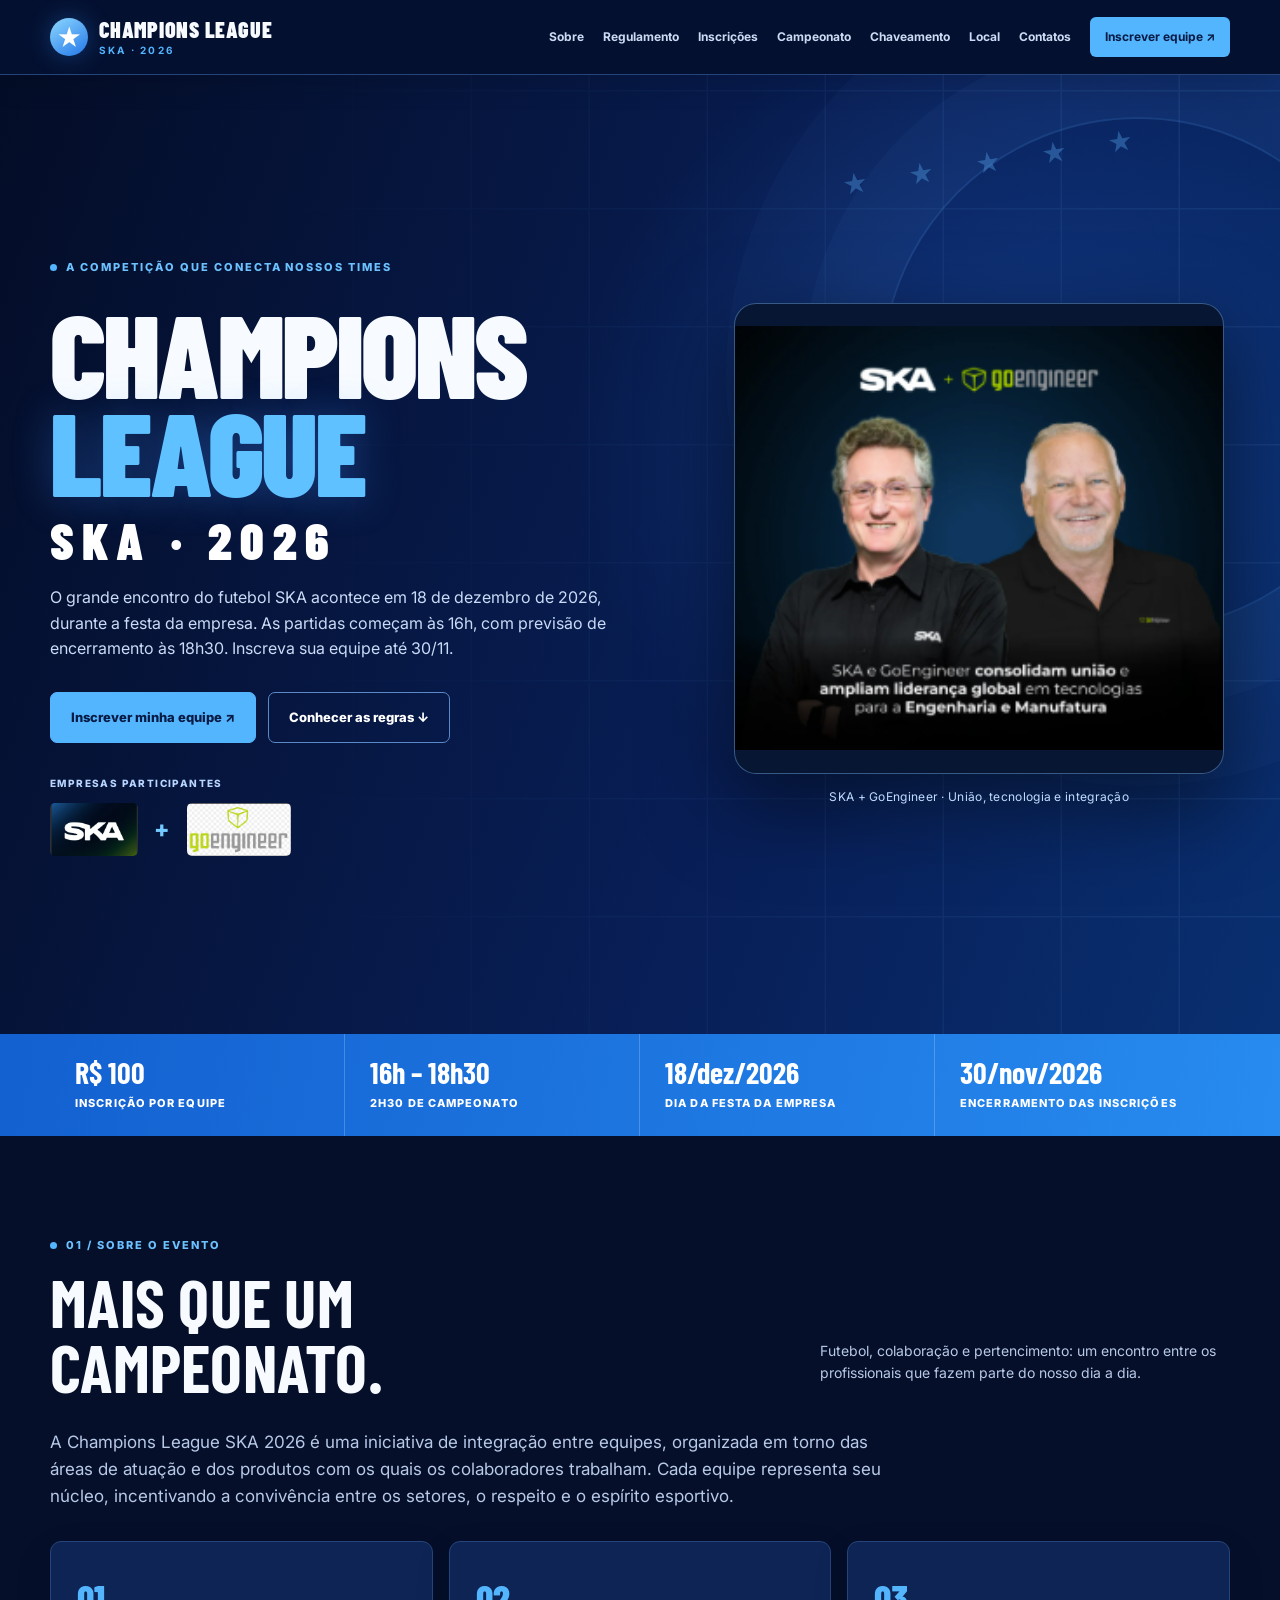
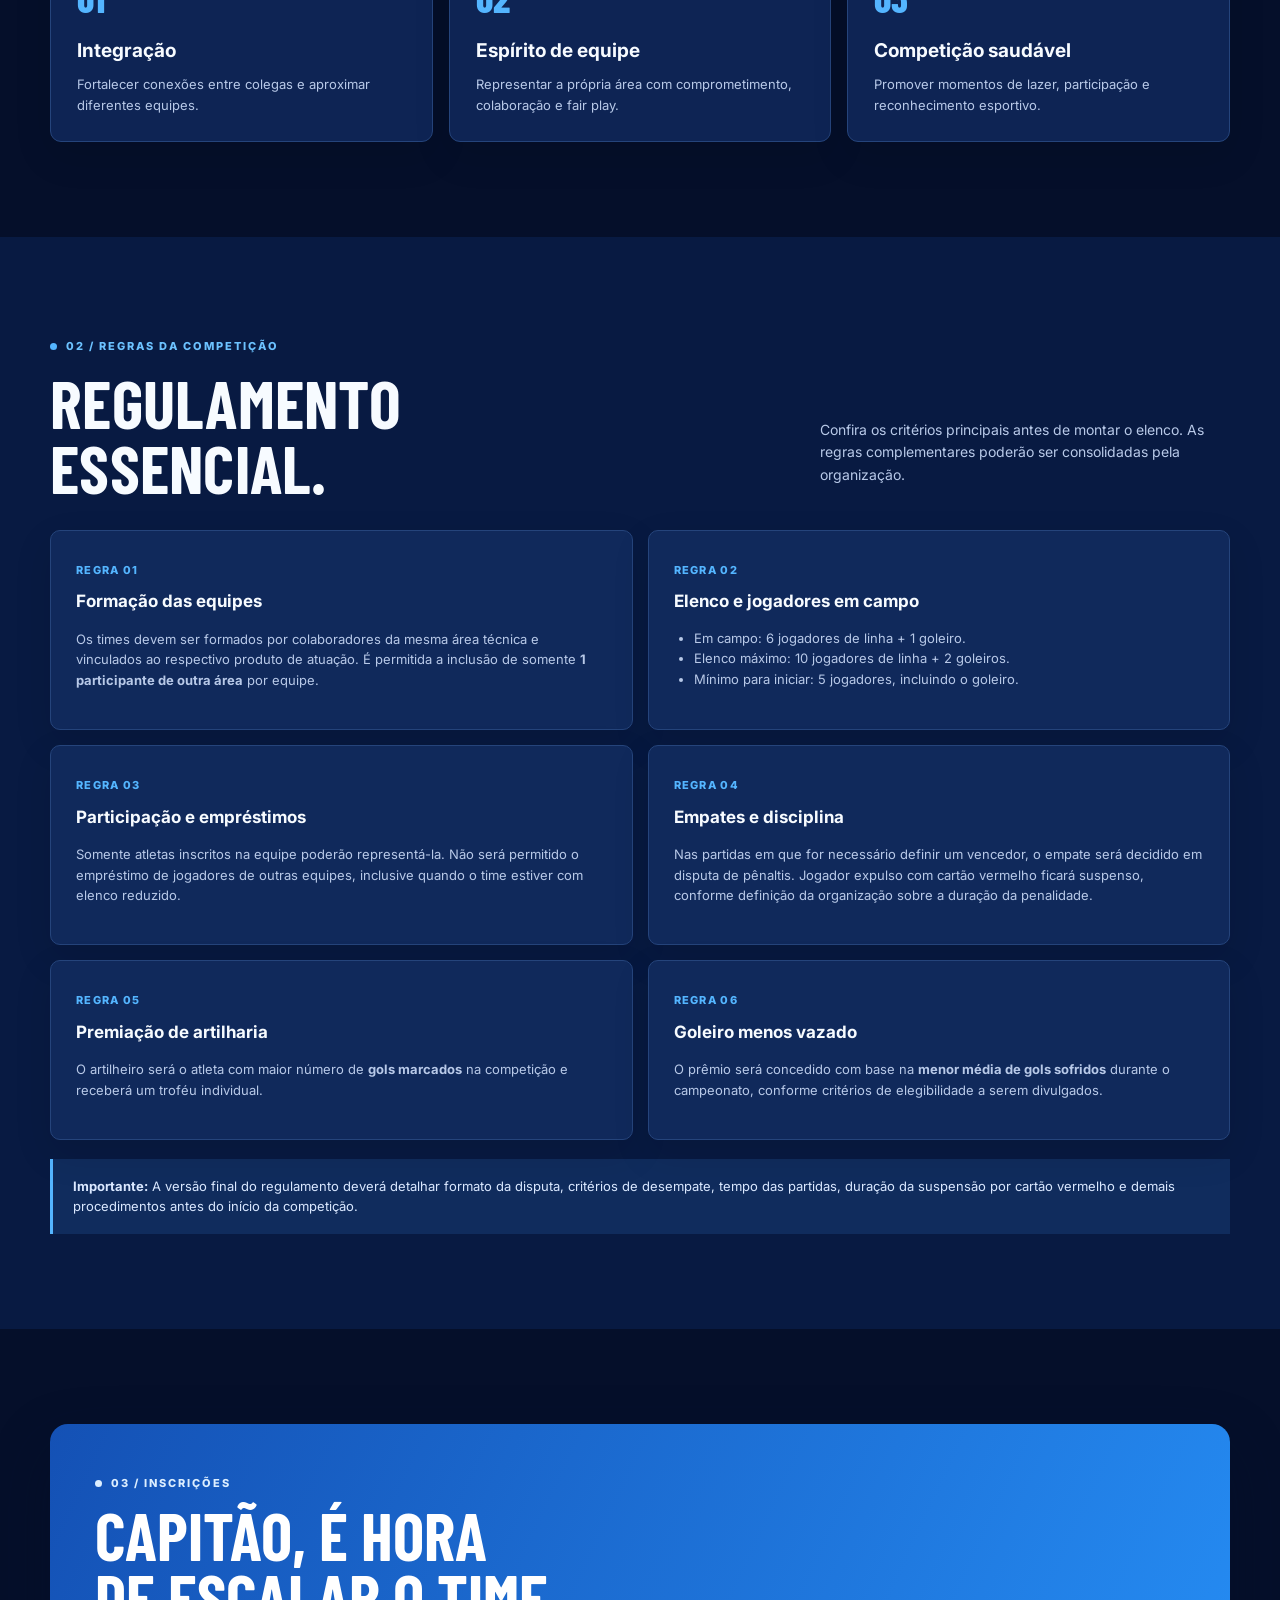
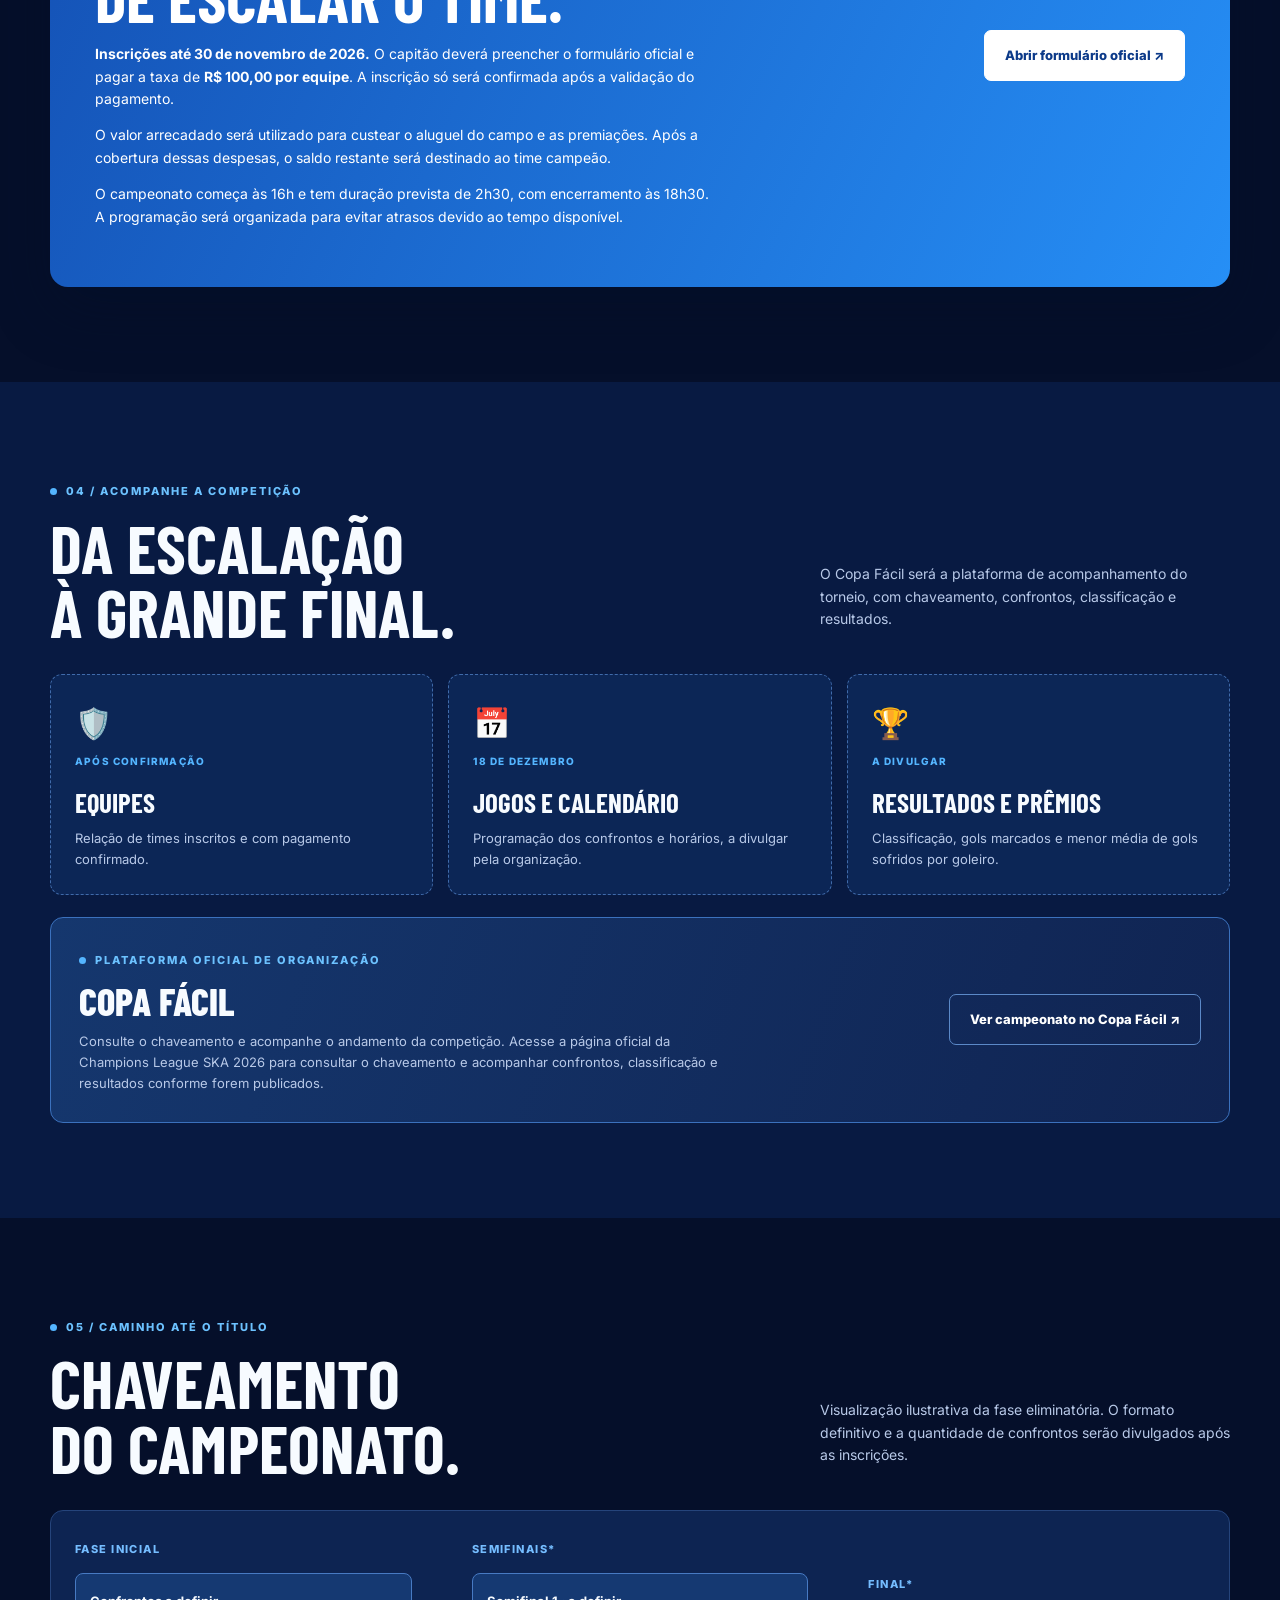
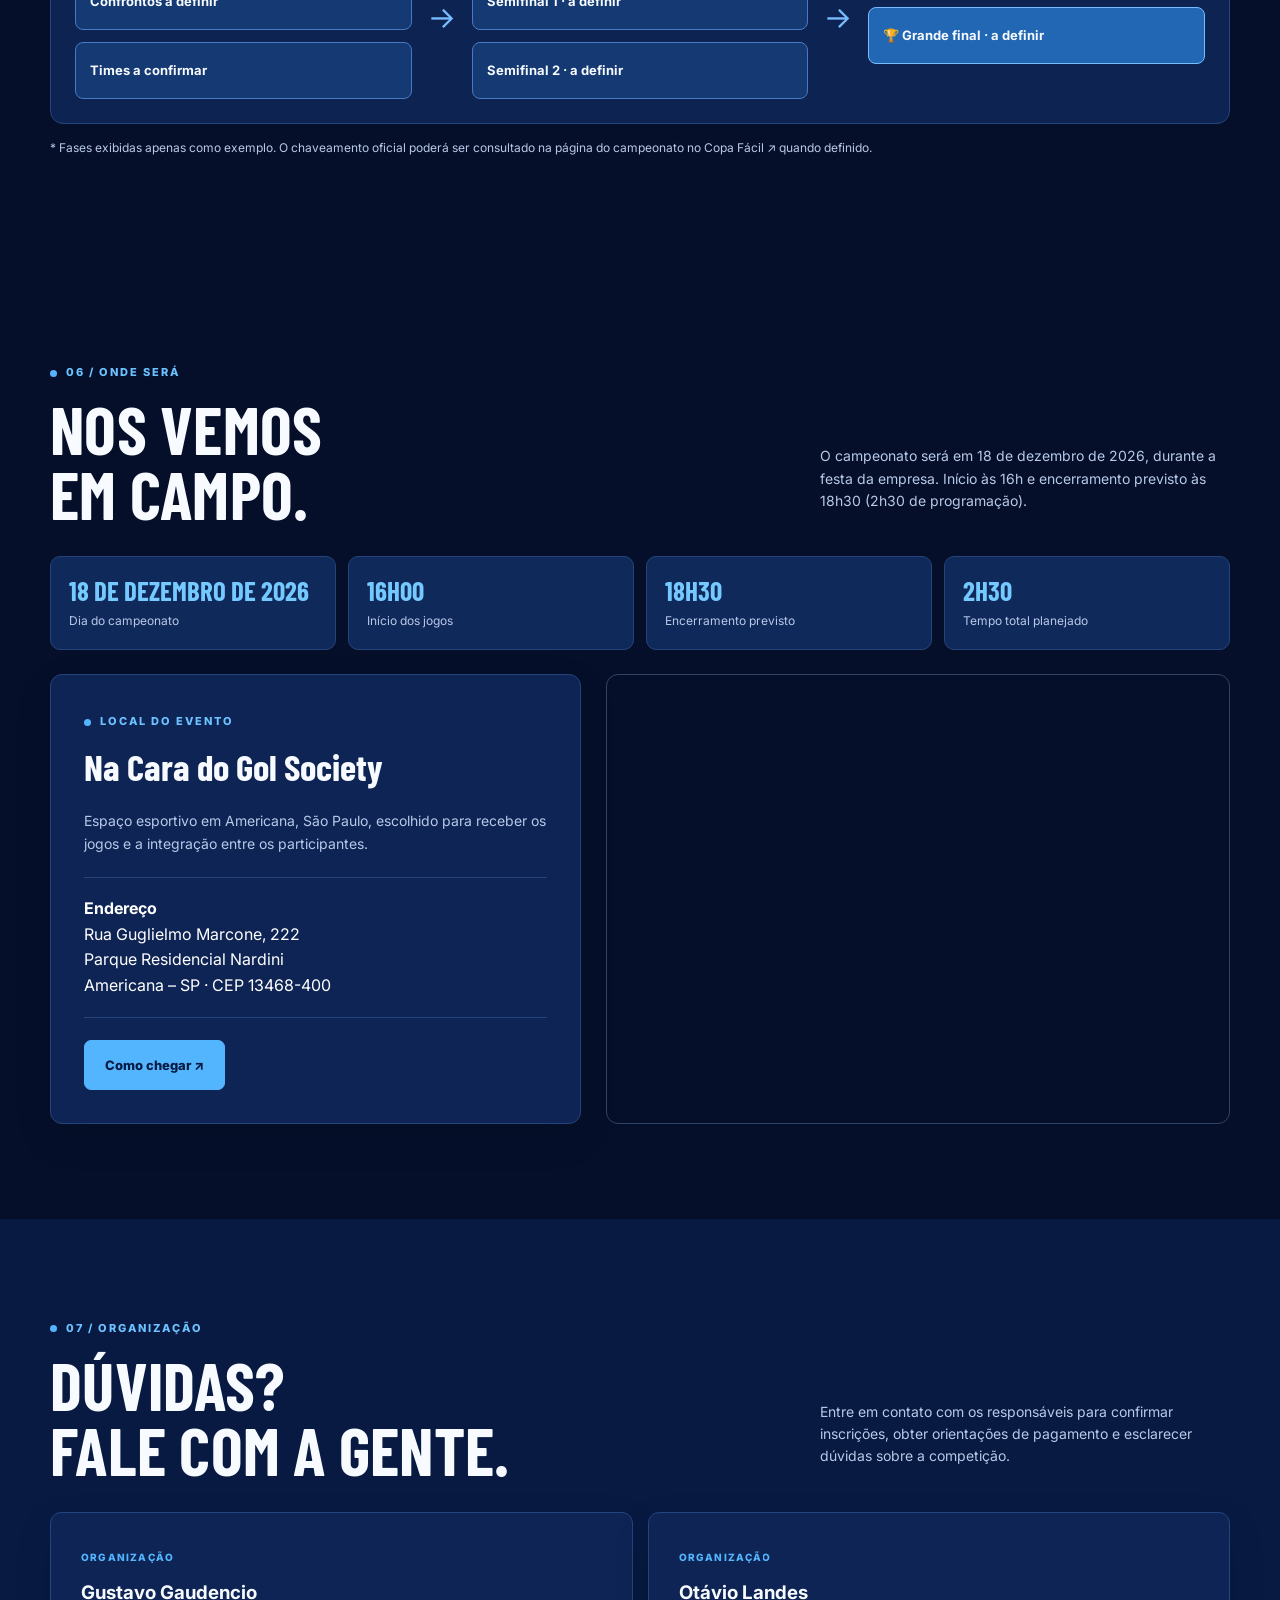
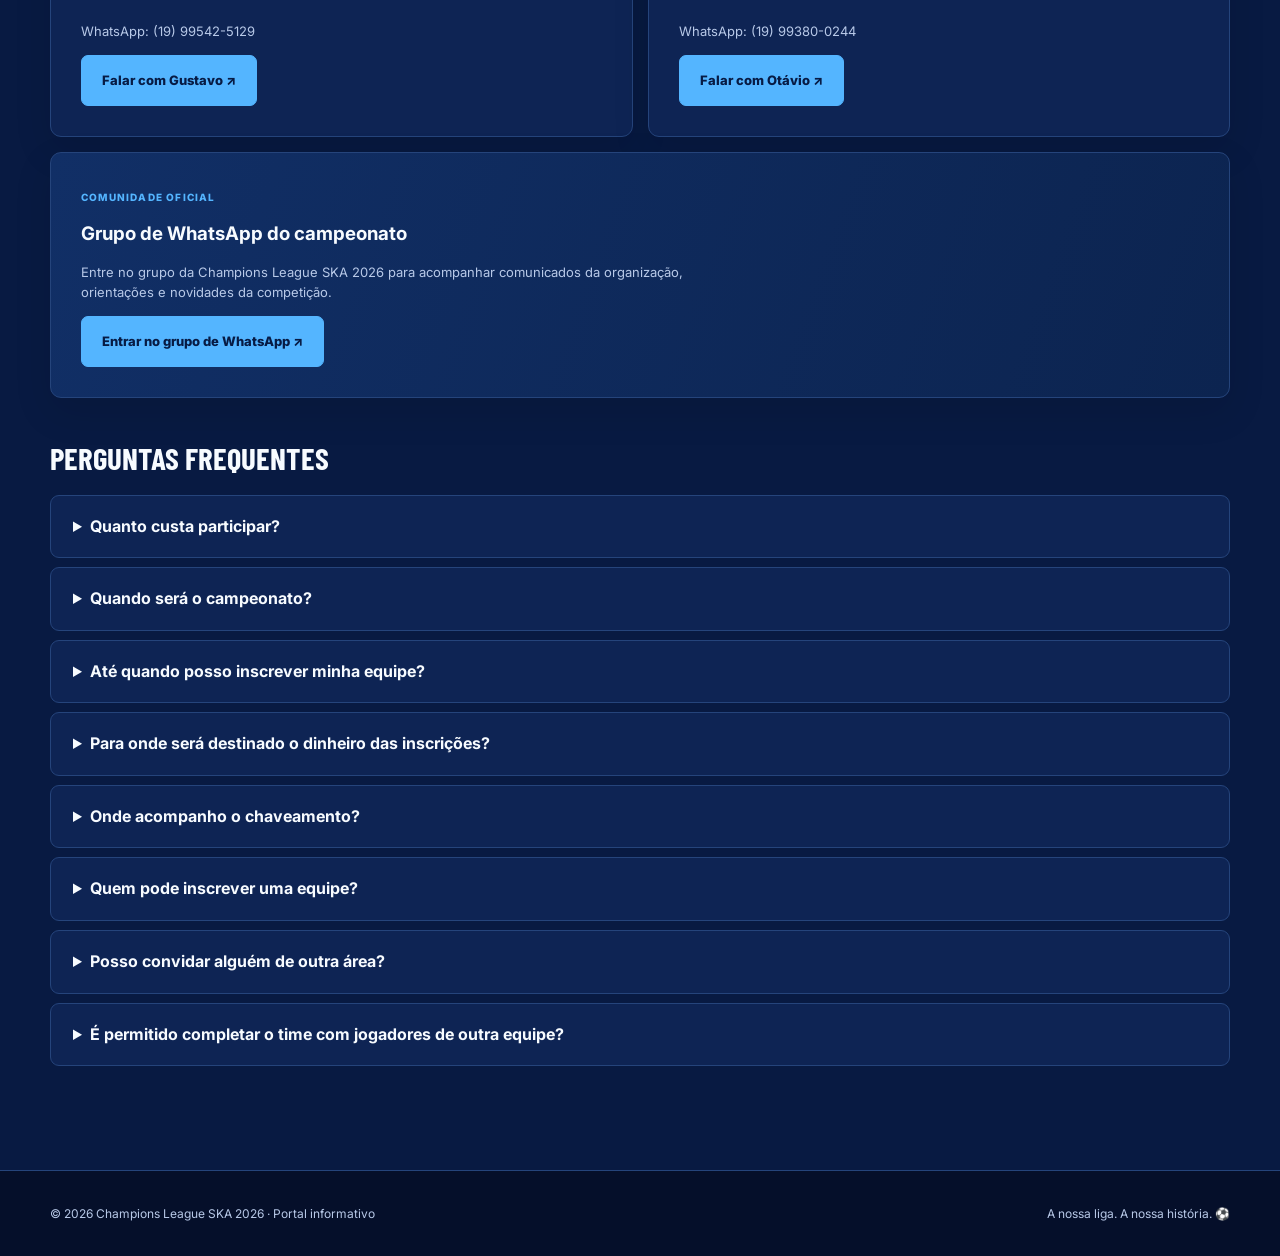
<file: index.html>
<!DOCTYPE html>

<html lang="pt-BR">
<head>
<meta charset="utf-8"/>
<meta content="width=device-width, initial-scale=1" name="viewport"/>
<meta content="#061b4a" name="theme-color"/>
<meta content="Portal da Champions League SKA 2026" name="description"/>
<title>Champions League SKA 2026</title>
<link href="https://fonts.googleapis.com" rel="preconnect"/>
<link crossorigin="" href="https://fonts.gstatic.com" rel="preconnect"/>
<link href="https://fonts.googleapis.com/css2?family=Barlow+Condensed:wght@500;600;700;800;900&amp;family=Inter:wght@400;500;600;700;800&amp;display=swap" rel="stylesheet"/>

<link href="css/style.css" rel="stylesheet"/></head>
<body>
<header class="site-header"><div class="container header-inner"><a aria-label="Champions League SKA 2026, início" class="brand" href="#inicio"><span class="brand-symbol">★</span><span>CHAMPIONS LEAGUE <small>SKA · 2026</small></span></a><button aria-controls="nav" aria-expanded="false" aria-label="Abrir menu" class="menu-button" type="button">☰ Menu</button><nav aria-label="Navegação principal" class="nav" id="nav"><a href="#sobre">Sobre</a><a href="#regulamento">Regulamento</a><a href="#inscricoes">Inscrições</a><a href="#campeonato">Campeonato</a><a href="#chaveamento">Chaveamento</a><a href="#local">Local</a><a href="#contatos">Contatos</a><a class="nav-cta" href="https://forms.gle/JyD4XpHfPSUxCK7G7" rel="noopener noreferrer" target="_blank">Inscrever equipe ↗</a></nav></div></header>
<main>
<section class="hero" id="inicio"><div aria-hidden="true" class="hero-decoration">★ ★ ★ ★ ★</div><div class="container hero-grid"><div><span class="eyebrow">A competição que conecta nossos times</span><h1>CHAMPIONS<em>LEAGUE</em><span class="year-title">SKA · 2026</span></h1><p>O grande encontro do futebol SKA acontece em 18 de dezembro de 2026, durante a festa da empresa. As partidas começam às 16h, com previsão de encerramento às 18h30. Inscreva sua equipe até 30/11.</p><div class="buttons"><a class="btn" href="https://forms.gle/JyD4XpHfPSUxCK7G7" rel="noopener noreferrer" target="_blank">Inscrever minha equipe ↗</a><a class="btn secondary" href="#regulamento">Conhecer as regras ↓</a></div><div class="partners"><span class="partners-label">Empresas participantes</span><div class="partner-logos"><img alt="Logo SKA" src="images/ska.png"/><span class="partners-plus">+</span><img alt="Logo GoEngineer" src="images/goengineer.png"/></div></div></div><div class="hero-visual"><div class="hero-visual-frame"><img alt="Imagem institucional SKA e GoEngineer: união que amplia liderança global em engenharia e manufatura" src="images/ska-goengineer-institucional.png"/></div><div class="hero-visual-caption">SKA + GoEngineer · União, tecnologia e integração</div></div></div></section>
<div class="facts"><div class="container facts-grid"><div class="fact"><strong>R$ 100</strong><span>Inscrição por equipe</span></div><div class="fact"><strong>16h – 18h30</strong><span>2h30 de campeonato</span></div><div class="fact"><strong>18/dez/2026</strong><span>Dia da festa da empresa</span></div><div class="fact"><strong>30/nov/2026</strong><span>Encerramento das inscrições</span></div></div></div>
<section id="sobre"><div class="container"><div class="section-heading"><div><span class="eyebrow">01 / Sobre o evento</span><h2>Mais que um<br/>campeonato.</h2></div><p>Futebol, colaboração e pertencimento: um encontro entre os profissionais que fazem parte do nosso dia a dia.</p></div><p class="intro">A Champions League SKA 2026 é uma iniciativa de integração entre equipes, organizada em torno das áreas de atuação e dos produtos com os quais os colaboradores trabalham. Cada equipe representa seu núcleo, incentivando a convivência entre os setores, o respeito e o espírito esportivo.</p><div class="cards" style="margin-top:31px"><article class="card"><div class="number">01</div><h3>Integração</h3><p>Fortalecer conexões entre colegas e aproximar diferentes equipes.</p></article><article class="card"><div class="number">02</div><h3>Espírito de equipe</h3><p>Representar a própria área com comprometimento, colaboração e fair play.</p></article><article class="card"><div class="number">03</div><h3>Competição saudável</h3><p>Promover momentos de lazer, participação e reconhecimento esportivo.</p></article></div></div></section>
<section class="dark-alt" id="regulamento"><div class="container"><div class="section-heading"><div><span class="eyebrow">02 / Regras da competição</span><h2>Regulamento<br/>essencial.</h2></div><p>Confira os critérios principais antes de montar o elenco. As regras complementares poderão ser consolidadas pela organização.</p></div><div class="rule-layout"><article class="rule"><span class="rule-index">REGRA 01</span><h3>Formação das equipes</h3><p>Os times devem ser formados por colaboradores da mesma área técnica e vinculados ao respectivo produto de atuação. É permitida a inclusão de somente <strong>1 participante de outra área</strong> por equipe.</p></article><article class="rule"><span class="rule-index">REGRA 02</span><h3>Elenco e jogadores em campo</h3><ul><li>Em campo: 6 jogadores de linha + 1 goleiro.</li><li>Elenco máximo: 10 jogadores de linha + 2 goleiros.</li><li>Mínimo para iniciar: 5 jogadores, incluindo o goleiro.</li></ul></article><article class="rule"><span class="rule-index">REGRA 03</span><h3>Participação e empréstimos</h3><p>Somente atletas inscritos na equipe poderão representá-la. Não será permitido o empréstimo de jogadores de outras equipes, inclusive quando o time estiver com elenco reduzido.</p></article><article class="rule"><span class="rule-index">REGRA 04</span><h3>Empates e disciplina</h3><p>Nas partidas em que for necessário definir um vencedor, o empate será decidido em disputa de pênaltis. Jogador expulso com cartão vermelho ficará suspenso, conforme definição da organização sobre a duração da penalidade.</p></article><article class="rule"><span class="rule-index">REGRA 05</span><h3>Premiação de artilharia</h3><p>O artilheiro será o atleta com maior número de <strong>gols marcados</strong> na competição e receberá um troféu individual.</p></article><article class="rule"><span class="rule-index">REGRA 06</span><h3>Goleiro menos vazado</h3><p>O prêmio será concedido com base na <strong>menor média de gols sofridos</strong> durante o campeonato, conforme critérios de elegibilidade a serem divulgados.</p></article></div><div class="note"><strong>Importante:</strong> A versão final do regulamento deverá detalhar formato da disputa, critérios de desempate, tempo das partidas, duração da suspensão por cartão vermelho e demais procedimentos antes do início da competição.</div></div></section>
<section id="inscricoes"><div class="container"><div class="registration"><div><span class="eyebrow">03 / Inscrições</span><h2>Capitão, é hora<br/>de escalar o time.</h2><p><strong>Inscrições até 30 de novembro de 2026.</strong> O capitão deverá preencher o formulário oficial e pagar a taxa de <strong>R$ 100,00 por equipe</strong>. A inscrição só será confirmada após a validação do pagamento.</p><p>O valor arrecadado será utilizado para custear o aluguel do campo e as premiações. Após a cobertura dessas despesas, o saldo restante será destinado ao time campeão.</p><p>O campeonato começa às 16h e tem duração prevista de 2h30, com encerramento às 18h30. A programação será organizada para evitar atrasos devido ao tempo disponível.</p></div><a class="btn" href="https://forms.gle/JyD4XpHfPSUxCK7G7" rel="noopener noreferrer" target="_blank">Abrir formulário oficial ↗</a></div></div></section>
<section class="dark-alt" id="campeonato"><div class="container"><div class="section-heading"><div><span class="eyebrow">04 / Acompanhe a competição</span><h2>Da escalação<br/>à grande final.</h2></div><p>O Copa Fácil será a plataforma de acompanhamento do torneio, com chaveamento, confrontos, classificação e resultados.</p></div><div class="placeholder-grid"><div class="placeholder"><div class="icon">🛡️</div><div><span class="status">Após confirmação</span><h3>Equipes</h3><p>Relação de times inscritos e com pagamento confirmado.</p></div></div><div class="placeholder"><div class="icon">📅</div><div><span class="status">18 de dezembro</span><h3>Jogos e calendário</h3><p>Programação dos confrontos e horários, a divulgar pela organização.</p></div></div><div class="placeholder"><div class="icon">🏆</div><div><span class="status">A divulgar</span><h3>Resultados e prêmios</h3><p>Classificação, gols marcados e menor média de gols sofridos por goleiro.</p></div></div></div><div class="copa-panel"><div><span class="eyebrow">Plataforma oficial de organização</span><h3>Copa Fácil</h3><p>Consulte o chaveamento e acompanhe o andamento da competição. Acesse a página oficial da Champions League SKA 2026 para consultar o chaveamento e acompanhar confrontos, classificação e resultados conforme forem publicados.</p></div><a class="btn secondary" href="https://copafacil.com/-y0x63" rel="noopener noreferrer" target="_blank">Ver campeonato no Copa Fácil ↗</a></div></div></section><section id="chaveamento"><div class="container"><div class="section-heading"><div><span class="eyebrow">05 / Caminho até o título</span><h2>Chaveamento<br/>do campeonato.</h2></div><p>Visualização ilustrativa da fase eliminatória. O formato definitivo e a quantidade de confrontos serão divulgados após as inscrições.</p></div><div aria-label="Modelo ilustrativo do chaveamento" class="bracket"><div class="bracket-step"><span>FASE INICIAL</span><div class="bracket-card">Confrontos a definir</div><div class="bracket-card">Times a confirmar</div></div><div aria-hidden="true" class="bracket-arrow">→</div><div class="bracket-step"><span>SEMIFINAIS*</span><div class="bracket-card">Semifinal 1 · a definir</div><div class="bracket-card">Semifinal 2 · a definir</div></div><div aria-hidden="true" class="bracket-arrow">→</div><div class="bracket-step"><span>FINAL*</span><div class="bracket-card winner">🏆 Grande final · a definir</div></div></div><p class="bracket-disclaimer">* Fases exibidas apenas como exemplo. O chaveamento oficial poderá ser consultado na <a href="https://copafacil.com/-y0x63" rel="noopener noreferrer" target="_blank">página do campeonato no Copa Fácil ↗</a> quando definido.</p></div></section>
<section id="local"><div class="container"><div class="section-heading"><div><span class="eyebrow">06 / Onde será</span><h2>Nos vemos<br/>em campo.</h2></div><p>O campeonato será em 18 de dezembro de 2026, durante a festa da empresa. Início às 16h e encerramento previsto às 18h30 (2h30 de programação).</p></div><div class="schedule-strip"><div><strong>18 DE DEZEMBRO DE 2026</strong><span>Dia do campeonato</span></div><div><strong>16H00</strong><span>Início dos jogos</span></div><div><strong>18H30</strong><span>Encerramento previsto</span></div><div><strong>2H30</strong><span>Tempo total planejado</span></div></div><div class="venue-grid"><div class="venue-info"><span class="eyebrow">Local do evento</span><h3>Na Cara do Gol Society</h3><p>Espaço esportivo em Americana, São Paulo, escolhido para receber os jogos e a integração entre os participantes.</p><div class="address"><strong>Endereço</strong><div>Rua Guglielmo Marcone, 222<br/>Parque Residencial Nardini<br/>Americana – SP · CEP 13468-400</div></div><div class="buttons"><a class="btn" href="https://www.google.com/maps/search/?api=1&amp;query=Na+Cara+do+Gol+Society+Rua+Guglielmo+Marcone+222+Americana+SP" rel="noopener noreferrer" target="_blank">Como chegar ↗</a></div></div><iframe class="map-frame" loading="lazy" referrerpolicy="no-referrer-when-downgrade" src="https://www.google.com/maps?q=Rua%20Guglielmo%20Marcone%2C%20222%2C%20Americana%2C%20SP&amp;output=embed" title="Mapa do Na Cara do Gol Society em Americana"></iframe></div></div></section>
<section class="dark-alt" id="contatos"><div class="container"><div class="section-heading"><div><span class="eyebrow">07 / Organização</span><h2>Dúvidas?<br/>Fale com a gente.</h2></div><p>Entre em contato com os responsáveis para confirmar inscrições, obter orientações de pagamento e esclarecer dúvidas sobre a competição.</p></div><div class="contact-grid"><article class="contact-card"><span class="status">Organização</span><h3>Gustavo Gaudencio</h3><p>WhatsApp: (19) 99542-5129</p><a aria-label="Conversar com Gustavo pelo WhatsApp" class="btn" href="https://wa.me/5519995425129" rel="noopener noreferrer" target="_blank">Falar com Gustavo ↗</a></article><article class="contact-card"><span class="status">Organização</span><h3>Otávio Landes</h3><p>WhatsApp: (19) 99380-0244</p><a aria-label="Conversar com Otávio pelo WhatsApp" class="btn" href="https://wa.me/5519993800244" rel="noopener noreferrer" target="_blank">Falar com Otávio ↗</a></article><article class="contact-card group-contact"><span class="status">Comunidade oficial</span><h3>Grupo de WhatsApp do campeonato</h3><p>Entre no grupo da Champions League SKA 2026 para acompanhar comunicados da organização, orientações e novidades da competição.</p><a aria-label="Entrar no grupo de WhatsApp do campeonato" class="btn" href="https://chat.whatsapp.com/ESPqyg1Z54g8n4wnHuU8EM" rel="noopener noreferrer" target="_blank">Entrar no grupo de WhatsApp ↗</a></article></div><div class="faq" style="margin-top:35px"><h3 style="font-family:'Barlow Condensed';font-size:31px;text-transform:uppercase;margin-bottom:12px">Perguntas frequentes</h3><details><summary>Quanto custa participar?</summary><p>A inscrição custa R$ 100,00 por equipe. O capitão deve preencher o formulário e confirmar o pagamento para validar a participação.</p></details><details><summary>Quando será o campeonato?</summary><p>Dia 18 de dezembro de 2026, no Na Cara do Gol Society, em Americana. Os jogos começam às 16h e o encerramento está previsto para 18h30.</p></details><details><summary>Até quando posso inscrever minha equipe?</summary><p>Até 30 de novembro de 2026. A taxa é de R$ 100,00 por equipe, e a inscrição só será contabilizada após a confirmação do pagamento.</p></details><details><summary>Para onde será destinado o dinheiro das inscrições?</summary><p>Para custear o campo e as premiações. O saldo restante, após o pagamento dessas despesas, será destinado ao time campeão.</p></details><details><summary>Onde acompanho o chaveamento?</summary><p>O chaveamento oficial será disponibilizado na <a href="https://copafacil.com/-y0x63" rel="noopener noreferrer" target="_blank">página da Champions League SKA 2026 no Copa Fácil ↗</a>.</p></details><details><summary>Quem pode inscrever uma equipe?</summary><p>O capitão ou responsável pela equipe preenche o formulário oficial de inscrição.</p></details><details><summary>Posso convidar alguém de outra área?</summary><p>Sim. Cada equipe pode incluir no máximo um colaborador de outra área, respeitando as demais regras.</p></details><details><summary>É permitido completar o time com jogadores de outra equipe?</summary><p>Não. Empréstimos entre equipes não são permitidos.</p></details></div></div></section>
</main><footer><div class="container footer-inner"><span>© <span id="year"></span> Champions League SKA 2026 · Portal informativo</span><span>A nossa liga. A nossa história. ⚽</span></div></footer>

<script defer="" src="js/script.js"></script></body>
</html>
</file>
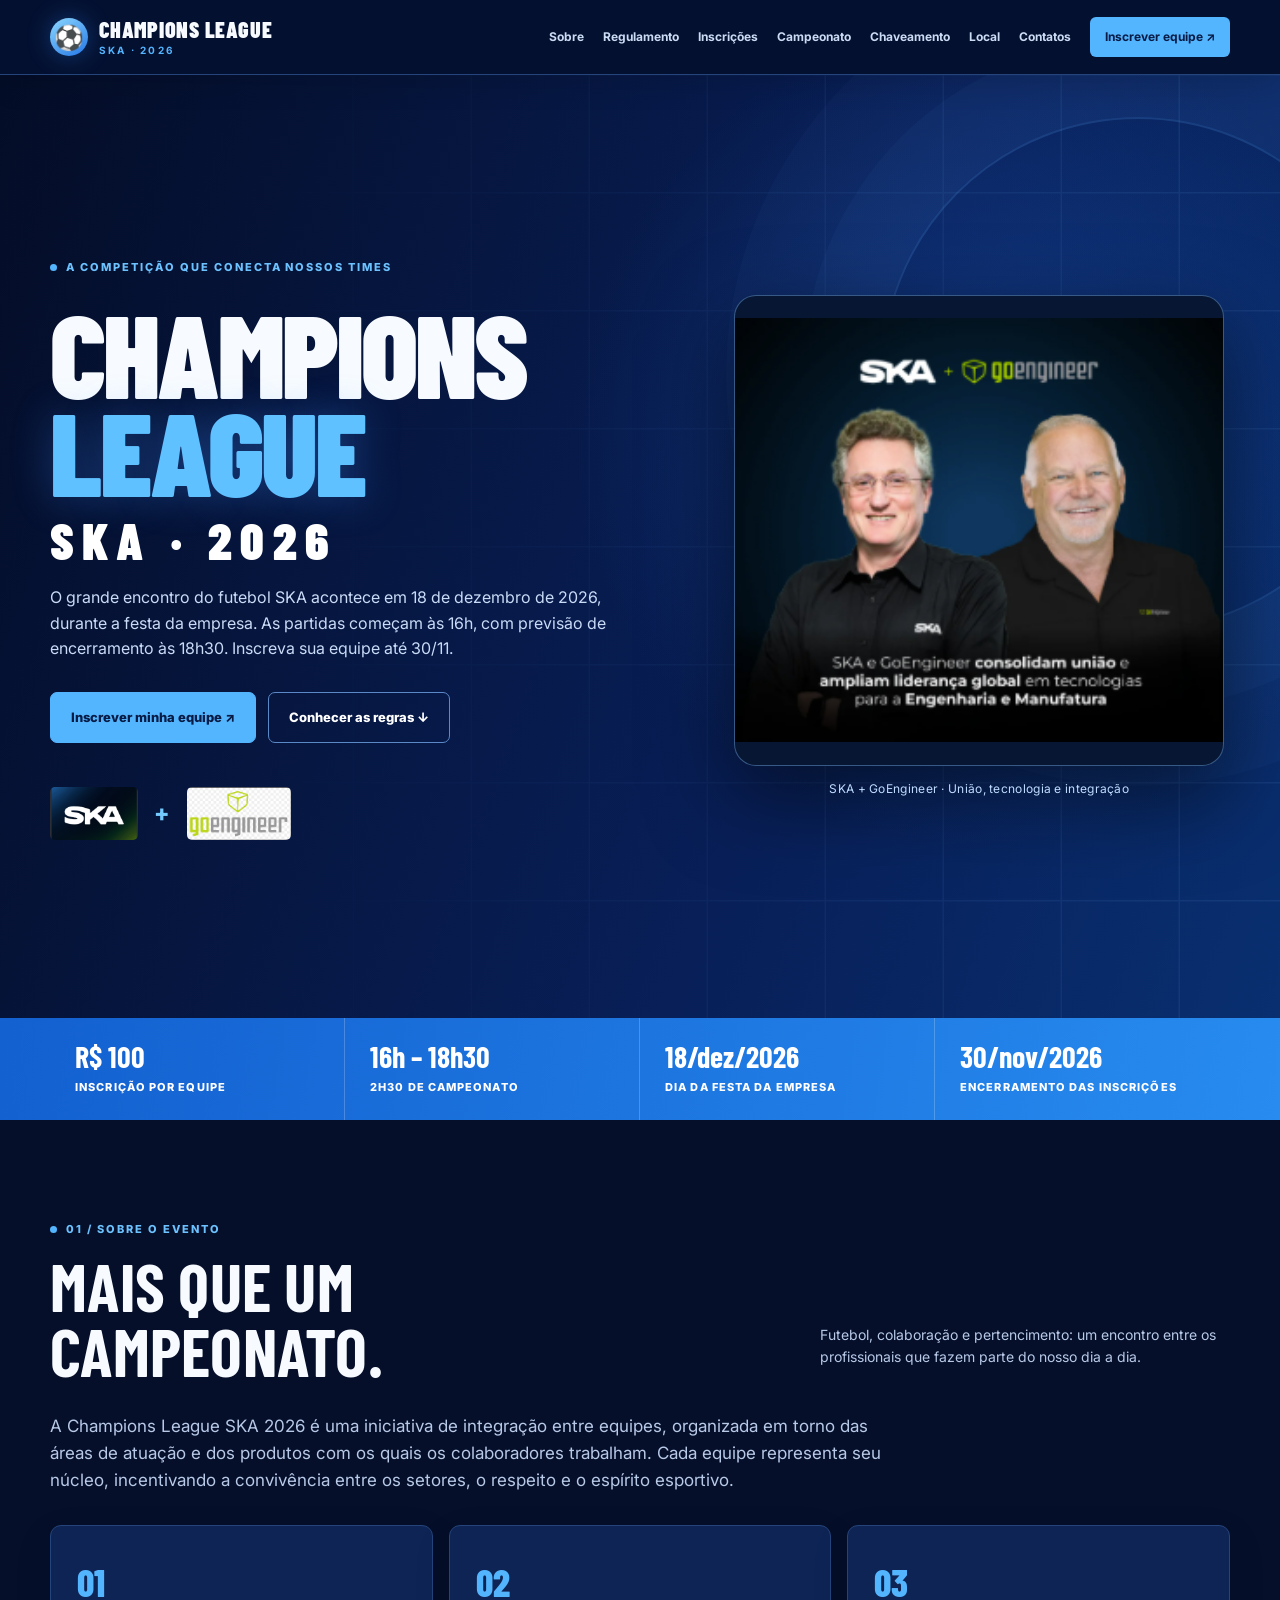
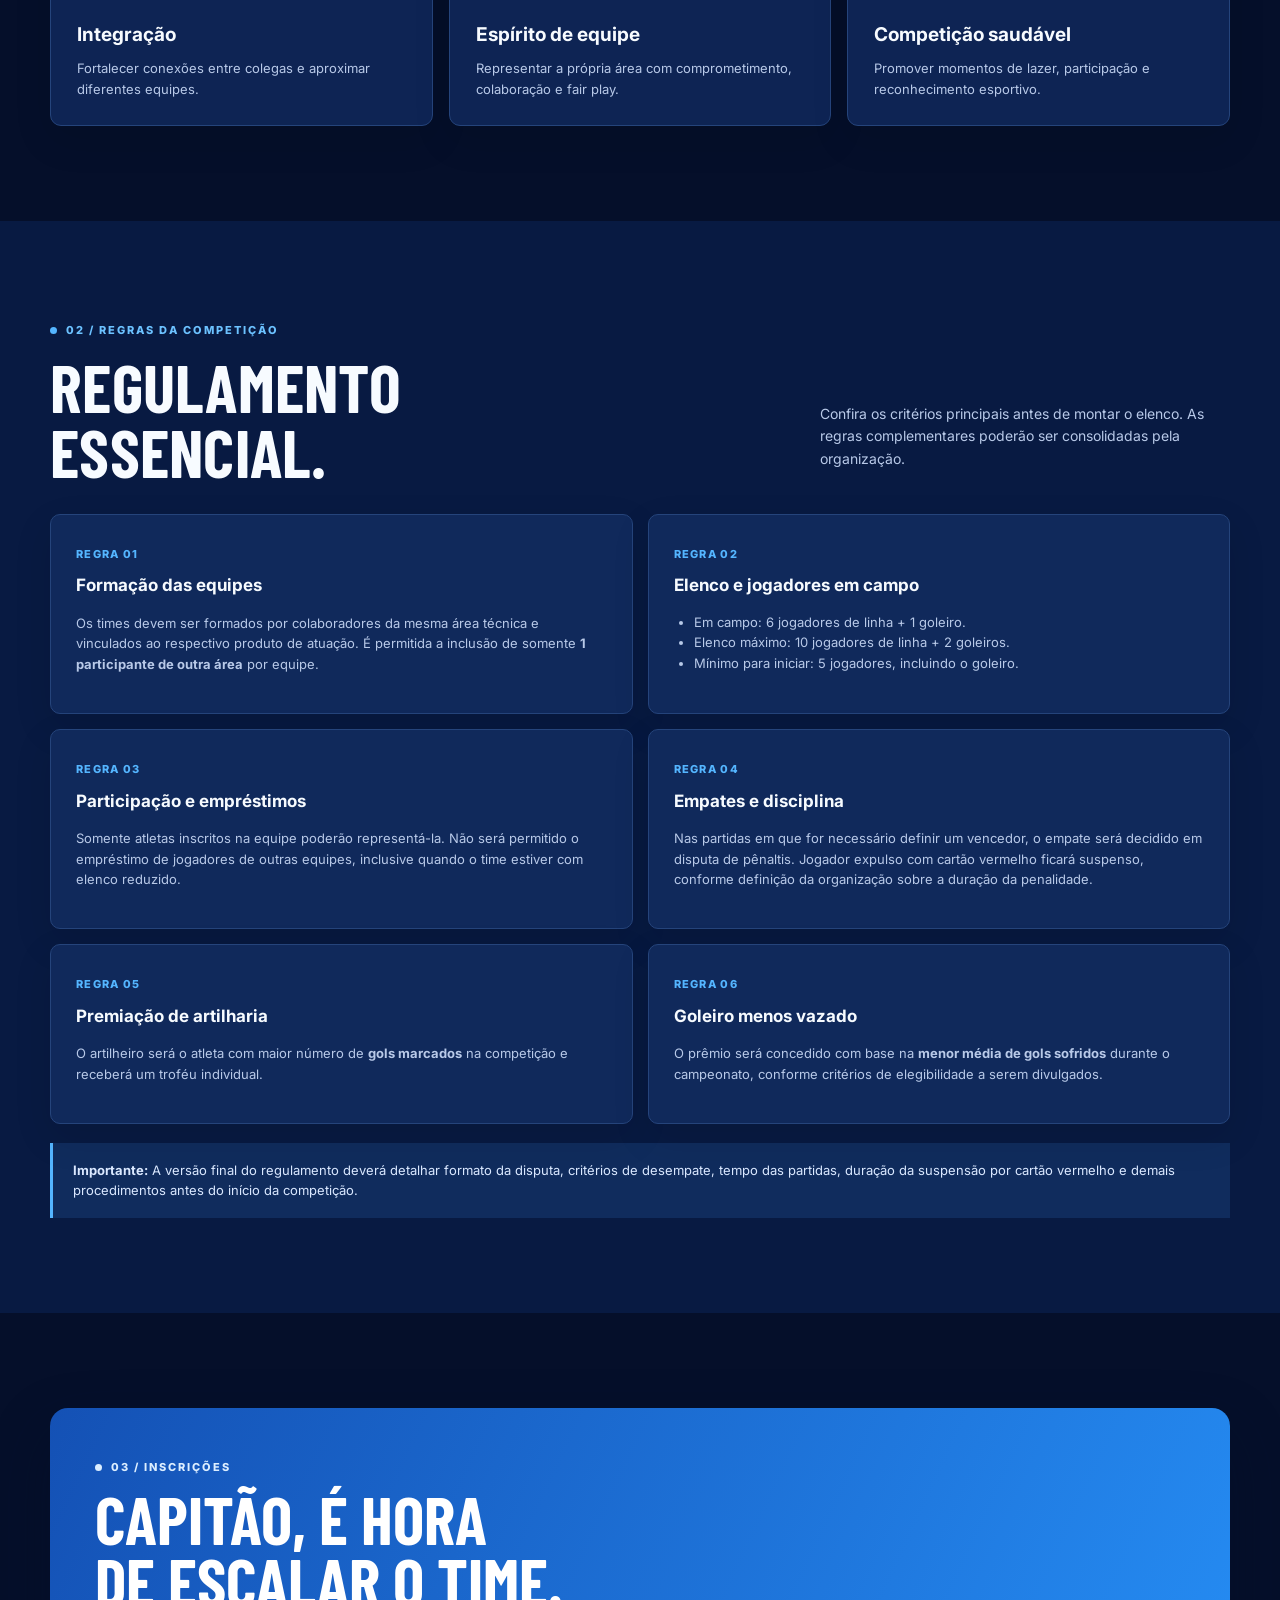
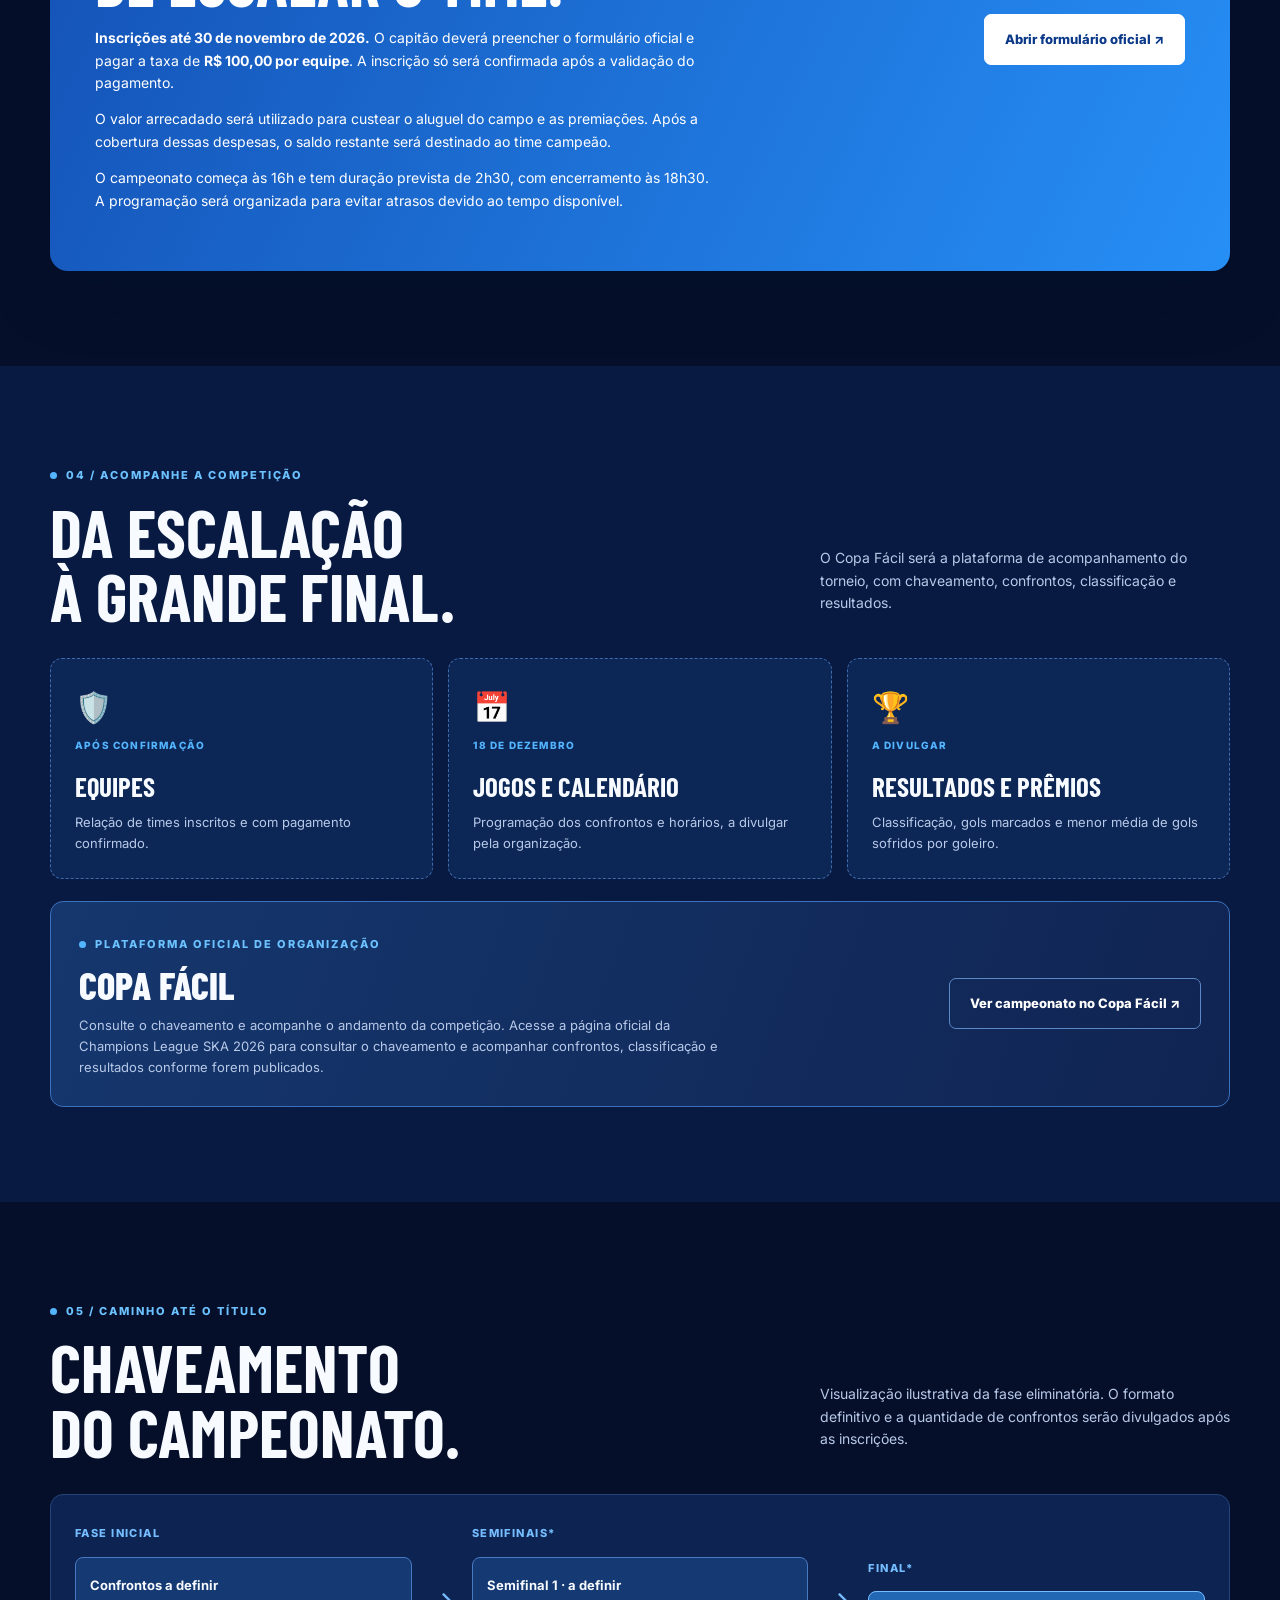
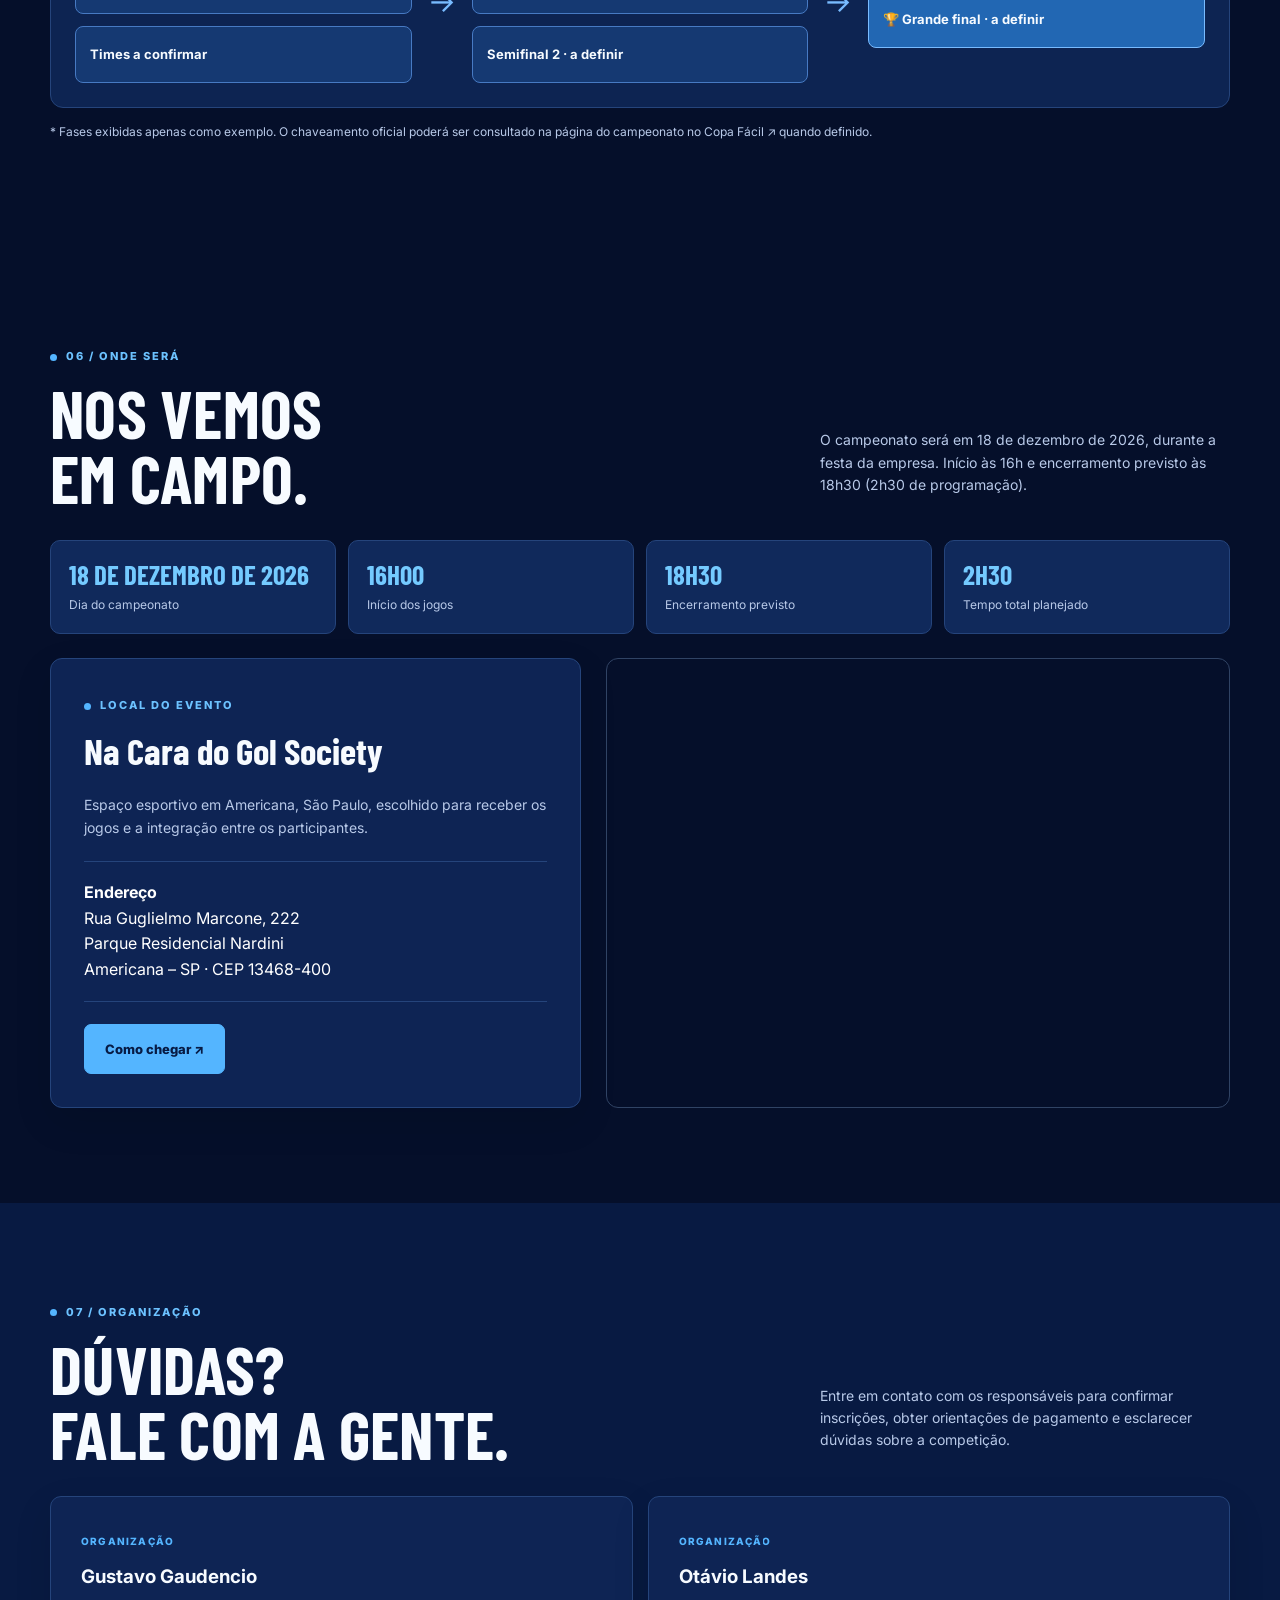
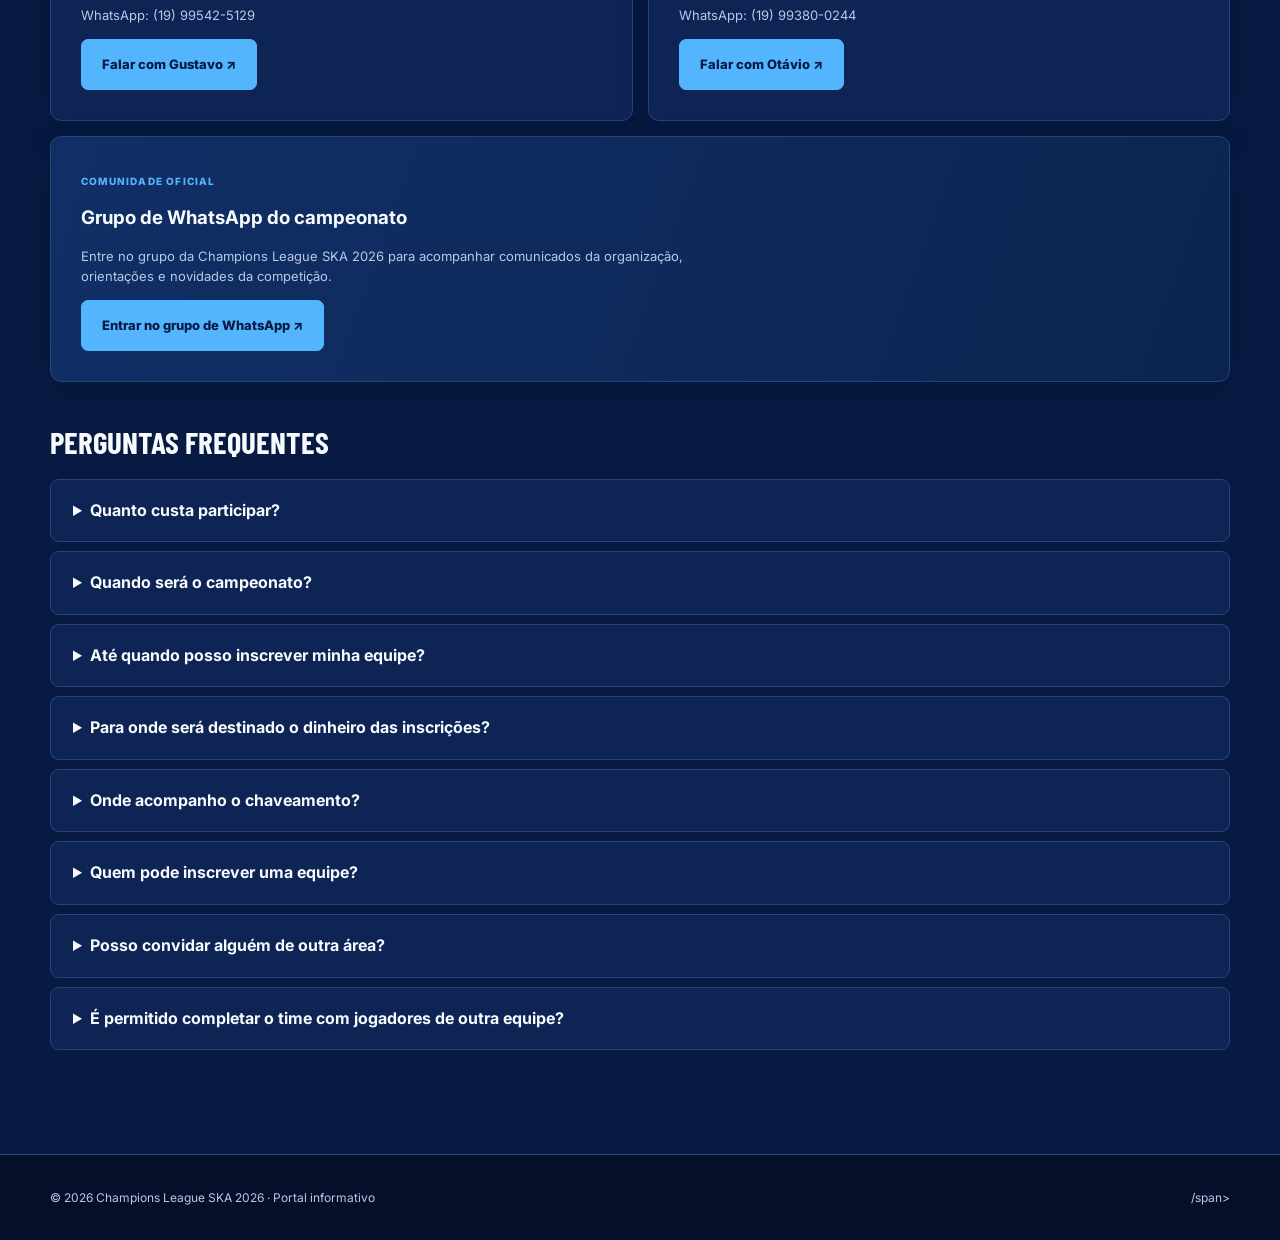
<file: Champions League SKA.html>
<!DOCTYPE html>

<html lang="pt-BR">
<head>
<meta charset="utf-8"/>
<meta content="width=device-width, initial-scale=1" name="viewport"/>
<meta content="#061b4a" name="theme-color"/>
<meta content="Portal da Champions League SKA 2026" name="description"/>
<title>Champions League SKA 2026</title>
<link href="https://fonts.googleapis.com" rel="preconnect"/>
<link crossorigin="" href="https://fonts.gstatic.com" rel="preconnect"/>
<link href="https://fonts.googleapis.com/css2?family=Barlow+Condensed:wght@500;600;700;800;900&amp;family=Inter:wght@400;500;600;700;800&amp;display=swap" rel="stylesheet"/>
<style>

    :root { --bg:#061331; --surface:#0e2454; --surface2:#143167; --line:#28477f; --text:#f6f9ff; --muted:#bbceee; --lime:#4eafff; --orange:#a9ceff; --max:1180px; }
    * { box-sizing:border-box; } html { scroll-behavior:smooth; scroll-padding-top:92px; } body {margin:0;background:var(--bg);color:var(--text);font-family:Inter,system-ui,sans-serif;line-height:1.6;} a{color:inherit;text-decoration:none} button{font:inherit} .container{width:min(calc(100% - 42px),var(--max));margin:auto}
    .site-header{position:sticky;top:0;z-index:20;background:rgba(5,17,49,.96);backdrop-filter:blur(16px);border-bottom:1px solid var(--line)} .header-inner{display:flex;align-items:center;justify-content:space-between;min-height:74px;gap:22px}.brand{display:flex;align-items:center;gap:11px;font-family:'Barlow Condensed',sans-serif;font-weight:900;letter-spacing:.07em;font-size:24px;line-height:1}.brand-symbol{height:38px;width:38px;background:var(--lime);border-radius:9px;color:#061331;display:grid;place-items:center;font-size:25px;transform:rotate(-5deg)}.brand small{display:block;color:var(--lime);font:700 10px Inter;letter-spacing:.22em;margin-top:4px}.nav{display:flex;align-items:center;gap:19px}.nav a{font-size:12px;font-weight:700;color:#cbdbf4;transition:color .2s}.nav a:hover,.nav a:focus{color:var(--lime)}.nav .nav-cta{padding:10px 15px;background:var(--lime);color:#071b44;border-radius:6px}.menu-button{display:none;background:none;color:white;border:1px solid var(--line);border-radius:6px;padding:8px 12px;cursor:pointer}
    .hero{position:relative;min-height:605px;overflow:hidden;isolation:isolate;display:flex;align-items:center;background:radial-gradient(ellipse at 75% 32%,rgba(50,139,255,.32),transparent 39%),linear-gradient(120deg,#071a49 0%,#123e86 67%,#071c4b 100%)}.hero::before{content:"";position:absolute;inset:0;z-index:-1;opacity:.25;background:repeating-linear-gradient(90deg,transparent 0 116px,#3564a4 117px,#3564a4 118px),repeating-linear-gradient(0deg,transparent 0 116px,#3564a4 117px,#3564a4 118px);mask-image:linear-gradient(90deg,transparent 20%,black 100%)}.hero::after{content:"";position:absolute;width:510px;height:510px;border:2px solid rgba(94,170,255,.18);border-radius:50%;right:-115px;top:42px;box-shadow:0 0 0 78px rgba(94,170,255,.04),0 0 0 155px rgba(94,170,255,.03)}.hero-grid{display:grid;grid-template-columns:1.12fr .88fr;align-items:center;gap:40px;padding:83px 0}.eyebrow{display:inline-flex;align-items:center;gap:9px;font-size:11px;font-weight:800;text-transform:uppercase;letter-spacing:.18em;color:var(--lime)}.eyebrow:before{content:"";height:7px;width:7px;background:var(--lime);border-radius:50%}.hero h1{font-family:'Barlow Condensed',sans-serif;font-size:clamp(66px,9.6vw,126px);line-height:.84;font-weight:900;text-transform:uppercase;letter-spacing:-.018em;margin:25px 0 23px}.hero h1 em{display:block;color:var(--lime);font-style:normal}.hero p{max-width:580px;color:#c9dbf6;font-size:16px;margin-bottom:30px}.buttons{display:flex;gap:12px;flex-wrap:wrap}.btn{display:inline-flex;align-items:center;justify-content:center;gap:9px;background:var(--lime);color:#071b44;border:1px solid var(--lime);font-weight:800;font-size:13px;border-radius:7px;padding:14px 20px;transition:transform .15s}.btn:hover{transform:translateY(-2px)}.btn.secondary{background:transparent;color:white;border-color:#5b89c8}.field-graphic{position:relative;aspect-ratio:1.12;border-radius:28px;transform:rotate(-8deg);border:1px solid rgba(94,170,255,.36);background:linear-gradient(135deg,#174f9b 0%,#071e51 70%);box-shadow:0 30px 80px #0006;overflow:hidden}.field-graphic:before{content:"";position:absolute;inset:8%;border:3px solid rgba(223,251,221,.4);border-radius:3px}.field-line{position:absolute;background:rgba(223,251,221,.4)}.midline{top:50%;left:8%;width:84%;height:3px}.center-circle{position:absolute;border:3px solid rgba(223,251,221,.4);width:29%;aspect-ratio:1;border-radius:50%;left:35.5%;top:35.5%}.penalty{position:absolute;border:3px solid rgba(223,251,221,.4);width:40%;height:15%;left:30%}.penalty.top{top:8%;border-top:0}.penalty.bottom{bottom:8%;border-bottom:0}.ball{position:absolute;left:45%;top:38%;font-size:58px;filter:drop-shadow(4px 10px 9px #0008);transform:rotate(8deg)}.hero-overline{position:absolute;bottom:25px;right:29px;color:var(--lime);font-family:'Barlow Condensed';font-size:44px;font-weight:900;letter-spacing:.04em;transform:rotate(8deg)}
    .facts{background:var(--lime);color:#ffffff}.facts-grid{display:grid;grid-template-columns:repeat(4,1fr)}.fact{padding:22px 25px;border-right:1px solid #ffffff24}.fact:last-child{border:0}.fact strong{display:block;font-family:'Barlow Condensed';font-size:30px;line-height:1.1}.fact span{font-size:11px;text-transform:uppercase;letter-spacing:.1em;font-weight:800}
    section{padding:95px 0}.section-heading{display:flex;justify-content:space-between;align-items:end;gap:32px;margin-bottom:30px}.section-heading h2{font-family:'Barlow Condensed';font-size:clamp(41px,6vw,67px);line-height:.97;text-transform:uppercase;margin:12px 0 0;letter-spacing:.004em}.section-heading p{color:var(--muted);max-width:410px;font-size:14px}.intro{font-size:17px;color:var(--muted);max-width:840px}.cards{display:grid;grid-template-columns:repeat(3,1fr);gap:16px}.card{background:var(--surface);border:1px solid var(--line);padding:26px;border-radius:11px}.card .number{font-family:'Barlow Condensed';color:var(--lime);font-size:38px;font-weight:800}.card h3{font-size:19px;line-height:1.3;margin:10px 0}.card p{color:var(--muted);font-size:13px;margin:0}.dark-alt{background:#091e4c}.rule-layout{display:grid;grid-template-columns:1fr 1fr;gap:15px}.rule{padding:25px;background:#10295b;border:1px solid var(--line);border-radius:10px}.rule .rule-index{font-size:11px;font-weight:800;color:var(--lime);letter-spacing:.12em}.rule h3{margin:7px 0 12px;font-size:17px}.rule p,.rule li{color:var(--muted);font-size:13px}.rule ul{padding-left:20px;margin:10px 0 0}.note{margin-top:19px;border-left:3px solid var(--lime);background:#102c5d;padding:17px 20px;font-size:13px;color:#dae8ff}
    .registration{background:linear-gradient(112deg,#2885f0,#75bdff);color:#ffffff;border-radius:18px;padding:45px;display:flex;gap:30px;align-items:center;justify-content:space-between}.registration h2{font-family:'Barlow Condensed';font-size:clamp(40px,6vw,66px);line-height:.95;text-transform:uppercase;margin:9px 0 13px}.registration p{max-width:620px;font-size:14px}.registration .btn{background:#071b44;color:white;border-color:#071b44;white-space:nowrap}.registration .eyebrow{color:#e8f5ff}.registration .eyebrow:before{background:#e8f5ff}
    .placeholder-grid{display:grid;grid-template-columns:repeat(3,1fr);gap:15px}.placeholder{border:1px dashed #406bab;background:#0c2656;border-radius:12px;padding:24px;min-height:180px;display:flex;flex-direction:column;justify-content:space-between}.placeholder .icon{font-size:30px}.placeholder h3{font-family:'Barlow Condensed';font-size:27px;text-transform:uppercase;margin:8px 0 4px}.placeholder p{color:var(--muted);font-size:13px;margin:0}.status{font-size:10px;letter-spacing:.12em;font-weight:800;text-transform:uppercase;color:var(--lime)}
    .venue-grid{display:grid;grid-template-columns:.92fr 1.08fr;gap:25px;align-items:stretch}.venue-info{background:var(--surface);border:1px solid var(--line);border-radius:12px;padding:33px}.venue-info h3{font-family:'Barlow Condensed';font-size:37px;margin:4px 0 12px}.venue-info p{font-size:14px;color:var(--muted)}.venue-info .address{padding:18px 0;border-top:1px solid var(--line);border-bottom:1px solid var(--line);margin:22px 0;color:white}.map-frame{width:100%;height:100%;min-height:370px;border:1px solid var(--line);border-radius:12px;filter:grayscale(.4)}
    .contact-grid{display:grid;grid-template-columns:1fr 1fr;gap:15px}.contact-card{background:var(--surface);padding:30px;border-radius:11px;border:1px solid var(--line)}.group-contact{grid-column:1/-1;background:linear-gradient(110deg,#112f66,#0c2450)}.group-contact p{max-width:650px}.contact-card h3{margin:10px 0}.contact-card p{color:var(--muted);font-size:13px}.contact-placeholder{padding:15px;background:#1a3872;border-radius:6px;font-size:13px;color:#d1e6ff}.faq details{background:var(--surface);padding:18px 22px;border:1px solid var(--line);border-radius:9px;margin:9px 0}.faq summary{font-weight:700;cursor:pointer}.faq p{color:var(--muted);font-size:13px;margin:14px 0 0}footer{padding:33px 0;border-top:1px solid var(--line);color:var(--muted);font-size:12px}.footer-inner{display:flex;justify-content:space-between;gap:20px;flex-wrap:wrap}
    @media(max-width:900px){.nav{gap:11px}.nav a{font-size:11px}.hero-grid{gap:20px}.cards{grid-template-columns:1fr 1fr}.placeholder-grid{grid-template-columns:1fr 1fr}}
    @media(max-width:700px){.menu-button{display:block}.nav{display:none;position:absolute;top:74px;left:0;right:0;background:#091e4c;flex-direction:column;align-items:stretch;padding:18px 25px 24px;border-bottom:1px solid var(--line);gap:0}.nav.open{display:flex}.nav a{padding:11px;font-size:13px}.nav .nav-cta{text-align:center;margin-top:8px}.hero-grid{grid-template-columns:1fr;padding:67px 0}.hero{min-height:0}.field-graphic{max-width:400px;width:85%;margin:0 auto 20px}.hero h1{font-size:75px}.facts-grid{grid-template-columns:1fr 1fr}.fact:nth-child(2){border-right:0}.fact{padding:20px 15px;border-bottom:1px solid #ffffff22}.section-heading{display:block}section{padding:64px 0}.cards,.rule-layout,.placeholder-grid,.venue-grid,.contact-grid{grid-template-columns:1fr}.registration{padding:29px;display:block}.registration .btn{margin-top:15px}.venue-info{padding:24px}}
    @media(prefers-reduced-motion:reduce){html{scroll-behavior:auto}.btn{transition:none}}

    /* Identidade Champions League SKA 2026 */
    :root {--bg:#050f2a;--surface:#0e2454;--surface2:#143167;--line:#25447b;--text:#f7fbff;--muted:#b8c9e8;--lime:#54b5ff;--orange:#9cd9ff}
    .brand-symbol{background:linear-gradient(145deg,#8dd8ff,#2377e8);color:white;border-radius:50%;transform:none;box-shadow:0 0 24px #308ffd55;font-size:24px}
    .brand{font-size:22px;letter-spacing:.035em}.brand small{letter-spacing:.22em}
    .hero{background:radial-gradient(circle at 77% 38%,#266edb50,transparent 36%),linear-gradient(110deg,#040d27 0%,#081f58 62%,#092f70 100%)}
    .hero h1{font-size:clamp(64px,9.3vw,118px);line-height:.83;letter-spacing:-.024em}
    .hero h1 em{color:#5fc1ff;text-shadow:0 0 40px #3b8dff55}
    .hero h1 .year-title{display:block;margin-top:20px;font-size:clamp(32px,4vw,58px);letter-spacing:.16em;color:#fff}
    .field-graphic{transform:rotate(-7deg);background:radial-gradient(circle at 50% 35%,#2768bf,#0a265b 70%);box-shadow:0 35px 95px #0009,0 0 0 11px #4ba8ff13}
    .field-graphic:before,.center-circle,.penalty{border-color:#dbeaff91}.field-line{background:#dbeaff91}
    .facts{background:linear-gradient(100deg,#1360d0,#278bef);color:white}.fact{border-right-color:#ffffff35}
    .dark-alt{background:#081a42}
    .registration{background:linear-gradient(115deg,#1451b5,#268ff6);color:white;box-shadow:0 24px 60px #030e2755}
    .registration .btn{background:white;color:#0c3a89;border-color:white}
    .registration .eyebrow{color:#dceeff}.registration .eyebrow:before{background:#dceeff}
    .card,.rule,.venue-info,.contact-card{box-shadow:0 14px 38px #0000001a}
    .site-header{box-shadow:0 8px 30px #0002}
    .partners{display:flex;align-items:center;gap:15px;flex-wrap:wrap;margin-top:32px;color:#b7d5ff;font-size:10px;text-transform:uppercase;letter-spacing:.14em}
    .partner-wordmark{font-size:18px;font-weight:900;letter-spacing:-.02em;color:white;text-transform:none}
    .partner-wordmark.go{font-style:italic;font-size:17px}
    .partners .separator{height:22px;width:1px;background:#83a7dc80}
    .hero-decoration{position:absolute;top:7%;right:10%;font-size:25px;color:#61b7ff55;letter-spacing:17px;transform:rotate(-9deg);pointer-events:none}
    .eyebrow{color:#6cc2ff}
    @media(max-width:700px){.hero h1{font-size:clamp(56px,14vw,80px)}.brand{font-size:18px}.brand-symbol{width:34px;height:34px}}
  
/* Copa Fácil, chaveamento e responsividade */
.copa-panel{display:flex;align-items:center;justify-content:space-between;gap:28px;margin-top:22px;border:1px solid #3b71bd;border-radius:13px;padding:28px;background:linear-gradient(110deg,#15376e,#102452)}.copa-panel h3{font:800 38px 'Barlow Condensed',sans-serif;text-transform:uppercase;margin:7px 0}.copa-panel p{font-size:13px;color:var(--muted);max-width:660px;margin:0}.copa-panel .btn{white-space:nowrap}.bracket{display:flex;align-items:center;gap:16px;background:#0d2452;border:1px solid var(--line);padding:24px;border-radius:13px}.bracket-step{flex:1;min-width:0}.bracket-step>span{font-size:11px;color:#75bdff;font-weight:800;letter-spacing:.13em}.bracket-card{border:1px solid #477ac3;border-radius:8px;padding:17px 14px;margin-top:12px;background:#153972;font-size:13px;font-weight:700}.bracket-card.winner{background:#2267b3;border-color:#78bbff}.bracket-arrow{font-size:30px;color:#78bbff}.bracket-disclaimer{font-size:12px;color:var(--muted);margin-top:14px}@media(max-width:700px){.copa-panel{display:block}.copa-panel .btn{margin-top:19px}.bracket{flex-direction:column;align-items:stretch}.bracket-arrow{text-align:center;transform:rotate(90deg)}.bracket-step{width:100%}}


/* ==================================================
   PERSONALIZAÇÃO EMPRESARIAL — SKA E GOENGINEER
   Para trocar as imagens, substitua os arquivos na pasta images/.
   ================================================== */
.partners{align-items:flex-start;flex-direction:column;gap:12px}
.partners-label{color:#b7d5ff;font-size:10px;font-weight:800;letter-spacing:.14em;text-transform:uppercase}
.partner-logos{display:flex;align-items:center;gap:16px;flex-wrap:wrap}
.partner-logos img{height:53px;max-width:172px;width:auto;object-fit:contain;border-radius:5px}
.partner-logos img:first-child{max-width:115px}
.partners-plus{font-size:23px;font-weight:800;color:#74caff}
.hero-visual{position:relative;z-index:1;width:100%;max-width:490px;justify-self:center}
.hero-visual-frame{overflow:hidden;border:1px solid rgba(129,189,255,.4);border-radius:22px;background:#061633;box-shadow:0 30px 85px #0008}
.hero-visual img{display:block;width:100%;height:auto;aspect-ratio:1.04;object-fit:contain}
.hero-visual-caption{font-size:12px;color:#bfdcff;text-align:center;margin-top:13px;letter-spacing:.025em}
.schedule-strip{display:grid;grid-template-columns:repeat(4,minmax(0,1fr));gap:12px;margin-bottom:24px}
.schedule-strip>div{padding:18px;background:#10295b;border:1px solid var(--line);border-radius:10px}
.schedule-strip strong{display:block;font-family:'Barlow Condensed',sans-serif;font-size:27px;color:#74caff;line-height:1.15}
.schedule-strip span{display:block;font-size:12px;color:var(--muted);margin-top:5px}
@media(max-width:900px){.schedule-strip{grid-template-columns:repeat(2,minmax(0,1fr))}}
@media(max-width:700px){.hero-visual{max-width:420px}.partner-logos img{height:42px}.schedule-strip strong{font-size:23px}}

</style></head>
<body>
<header class="site-header"><div class="container header-inner"><a aria-label="Champions League SKA 2026, início" class="brand" href="#inicio"><span class="brand-symbol">⚽</span><span>CHAMPIONS LEAGUE <small>SKA · 2026</small></span></a><button aria-controls="nav" aria-expanded="false" aria-label="Abrir menu" class="menu-button" type="button">☰ Menu</button><nav aria-label="Navegação principal" class="nav" id="nav"><a href="#sobre">Sobre</a><a href="#regulamento">Regulamento</a><a href="#inscricoes">Inscrições</a><a href="#campeonato">Campeonato</a><a href="#chaveamento">Chaveamento</a><a href="#local">Local</a><a href="#contatos">Contatos</a><a class="nav-cta" href="https://forms.gle/JyD4XpHfPSUxCK7G7" rel="noopener noreferrer" target="_blank">Inscrever equipe ↗</a></nav></div></header>
<main>
<section class="hero" id="inicio"><div aria-hidden="true" class="hero-decoration"></div><div class="container hero-grid"><div><span class="eyebrow">A competição que conecta nossos times</span><h1>CHAMPIONS<em>LEAGUE</em><span class="year-title">SKA · 2026</span></h1><p>O grande encontro do futebol SKA acontece em 18 de dezembro de 2026, durante a festa da empresa. As partidas começam às 16h, com previsão de encerramento às 18h30. Inscreva sua equipe até 30/11.</p><div class="buttons"><a class="btn" href="https://forms.gle/JyD4XpHfPSUxCK7G7" rel="noopener noreferrer" target="_blank">Inscrever minha equipe ↗</a><a class="btn secondary" href="#regulamento">Conhecer as regras ↓</a></div><div class="partners"><span class="partners-label"></span><div class="partner-logos"><img alt="Logo SKA" src="images/ska.png"/><span class="partners-plus">+</span><img alt="Logo GoEngineer" src="images/goengineer.png"/></div></div></div><div class="hero-visual"><div class="hero-visual-frame"><img alt="Imagem institucional SKA e GoEngineer: união que amplia liderança global em engenharia e manufatura" src="images/ska-goengineer-institucional.png"/></div><div class="hero-visual-caption">SKA + GoEngineer · União, tecnologia e integração</div></div></div></section>
<div class="facts"><div class="container facts-grid"><div class="fact"><strong>R$ 100</strong><span>Inscrição por equipe</span></div><div class="fact"><strong>16h – 18h30</strong><span>2h30 de campeonato</span></div><div class="fact"><strong>18/dez/2026</strong><span>Dia da festa da empresa</span></div><div class="fact"><strong>30/nov/2026</strong><span>Encerramento das inscrições</span></div></div></div>
<section id="sobre"><div class="container"><div class="section-heading"><div><span class="eyebrow">01 / Sobre o evento</span><h2>Mais que um<br/>campeonato.</h2></div><p>Futebol, colaboração e pertencimento: um encontro entre os profissionais que fazem parte do nosso dia a dia.</p></div><p class="intro">A Champions League SKA 2026 é uma iniciativa de integração entre equipes, organizada em torno das áreas de atuação e dos produtos com os quais os colaboradores trabalham. Cada equipe representa seu núcleo, incentivando a convivência entre os setores, o respeito e o espírito esportivo.</p><div class="cards" style="margin-top:31px"><article class="card"><div class="number">01</div><h3>Integração</h3><p>Fortalecer conexões entre colegas e aproximar diferentes equipes.</p></article><article class="card"><div class="number">02</div><h3>Espírito de equipe</h3><p>Representar a própria área com comprometimento, colaboração e fair play.</p></article><article class="card"><div class="number">03</div><h3>Competição saudável</h3><p>Promover momentos de lazer, participação e reconhecimento esportivo.</p></article></div></div></section>
<section class="dark-alt" id="regulamento"><div class="container"><div class="section-heading"><div><span class="eyebrow">02 / Regras da competição</span><h2>Regulamento<br/>essencial.</h2></div><p>Confira os critérios principais antes de montar o elenco. As regras complementares poderão ser consolidadas pela organização.</p></div><div class="rule-layout"><article class="rule"><span class="rule-index">REGRA 01</span><h3>Formação das equipes</h3><p>Os times devem ser formados por colaboradores da mesma área técnica e vinculados ao respectivo produto de atuação. É permitida a inclusão de somente <strong>1 participante de outra área</strong> por equipe.</p></article><article class="rule"><span class="rule-index">REGRA 02</span><h3>Elenco e jogadores em campo</h3><ul><li>Em campo: 6 jogadores de linha + 1 goleiro.</li><li>Elenco máximo: 10 jogadores de linha + 2 goleiros.</li><li>Mínimo para iniciar: 5 jogadores, incluindo o goleiro.</li></ul></article><article class="rule"><span class="rule-index">REGRA 03</span><h3>Participação e empréstimos</h3><p>Somente atletas inscritos na equipe poderão representá-la. Não será permitido o empréstimo de jogadores de outras equipes, inclusive quando o time estiver com elenco reduzido.</p></article><article class="rule"><span class="rule-index">REGRA 04</span><h3>Empates e disciplina</h3><p>Nas partidas em que for necessário definir um vencedor, o empate será decidido em disputa de pênaltis. Jogador expulso com cartão vermelho ficará suspenso, conforme definição da organização sobre a duração da penalidade.</p></article><article class="rule"><span class="rule-index">REGRA 05</span><h3>Premiação de artilharia</h3><p>O artilheiro será o atleta com maior número de <strong>gols marcados</strong> na competição e receberá um troféu individual.</p></article><article class="rule"><span class="rule-index">REGRA 06</span><h3>Goleiro menos vazado</h3><p>O prêmio será concedido com base na <strong>menor média de gols sofridos</strong> durante o campeonato, conforme critérios de elegibilidade a serem divulgados.</p></article></div><div class="note"><strong>Importante:</strong> A versão final do regulamento deverá detalhar formato da disputa, critérios de desempate, tempo das partidas, duração da suspensão por cartão vermelho e demais procedimentos antes do início da competição.</div></div></section>
<section id="inscricoes"><div class="container"><div class="registration"><div><span class="eyebrow">03 / Inscrições</span><h2>Capitão, é hora<br/>de escalar o time.</h2><p><strong>Inscrições até 30 de novembro de 2026.</strong> O capitão deverá preencher o formulário oficial e pagar a taxa de <strong>R$ 100,00 por equipe</strong>. A inscrição só será confirmada após a validação do pagamento.</p><p>O valor arrecadado será utilizado para custear o aluguel do campo e as premiações. Após a cobertura dessas despesas, o saldo restante será destinado ao time campeão.</p><p>O campeonato começa às 16h e tem duração prevista de 2h30, com encerramento às 18h30. A programação será organizada para evitar atrasos devido ao tempo disponível.</p></div><a class="btn" href="https://forms.gle/JyD4XpHfPSUxCK7G7" rel="noopener noreferrer" target="_blank">Abrir formulário oficial ↗</a></div></div></section>
<section class="dark-alt" id="campeonato"><div class="container"><div class="section-heading"><div><span class="eyebrow">04 / Acompanhe a competição</span><h2>Da escalação<br/>à grande final.</h2></div><p>O Copa Fácil será a plataforma de acompanhamento do torneio, com chaveamento, confrontos, classificação e resultados.</p></div><div class="placeholder-grid"><div class="placeholder"><div class="icon">🛡️</div><div><span class="status">Após confirmação</span><h3>Equipes</h3><p>Relação de times inscritos e com pagamento confirmado.</p></div></div><div class="placeholder"><div class="icon">📅</div><div><span class="status">18 de dezembro</span><h3>Jogos e calendário</h3><p>Programação dos confrontos e horários, a divulgar pela organização.</p></div></div><div class="placeholder"><div class="icon">🏆</div><div><span class="status">A divulgar</span><h3>Resultados e prêmios</h3><p>Classificação, gols marcados e menor média de gols sofridos por goleiro.</p></div></div></div><div class="copa-panel"><div><span class="eyebrow">Plataforma oficial de organização</span><h3>Copa Fácil</h3><p>Consulte o chaveamento e acompanhe o andamento da competição. Acesse a página oficial da Champions League SKA 2026 para consultar o chaveamento e acompanhar confrontos, classificação e resultados conforme forem publicados.</p></div><a class="btn secondary" href="https://copafacil.com/-y0x63" rel="noopener noreferrer" target="_blank">Ver campeonato no Copa Fácil ↗</a></div></div></section><section id="chaveamento"><div class="container"><div class="section-heading"><div><span class="eyebrow">05 / Caminho até o título</span><h2>Chaveamento<br/>do campeonato.</h2></div><p>Visualização ilustrativa da fase eliminatória. O formato definitivo e a quantidade de confrontos serão divulgados após as inscrições.</p></div><div aria-label="Modelo ilustrativo do chaveamento" class="bracket"><div class="bracket-step"><span>FASE INICIAL</span><div class="bracket-card">Confrontos a definir</div><div class="bracket-card">Times a confirmar</div></div><div aria-hidden="true" class="bracket-arrow">→</div><div class="bracket-step"><span>SEMIFINAIS*</span><div class="bracket-card">Semifinal 1 · a definir</div><div class="bracket-card">Semifinal 2 · a definir</div></div><div aria-hidden="true" class="bracket-arrow">→</div><div class="bracket-step"><span>FINAL*</span><div class="bracket-card winner">🏆 Grande final · a definir</div></div></div><p class="bracket-disclaimer">* Fases exibidas apenas como exemplo. O chaveamento oficial poderá ser consultado na <a href="https://copafacil.com/-y0x63" rel="noopener noreferrer" target="_blank">página do campeonato no Copa Fácil ↗</a> quando definido.</p></div></section>
<section id="local"><div class="container"><div class="section-heading"><div><span class="eyebrow">06 / Onde será</span><h2>Nos vemos<br/>em campo.</h2></div><p>O campeonato será em 18 de dezembro de 2026, durante a festa da empresa. Início às 16h e encerramento previsto às 18h30 (2h30 de programação).</p></div><div class="schedule-strip"><div><strong>18 DE DEZEMBRO DE 2026</strong><span>Dia do campeonato</span></div><div><strong>16H00</strong><span>Início dos jogos</span></div><div><strong>18H30</strong><span>Encerramento previsto</span></div><div><strong>2H30</strong><span>Tempo total planejado</span></div></div><div class="venue-grid"><div class="venue-info"><span class="eyebrow">Local do evento</span><h3>Na Cara do Gol Society</h3><p>Espaço esportivo em Americana, São Paulo, escolhido para receber os jogos e a integração entre os participantes.</p><div class="address"><strong>Endereço</strong><div>Rua Guglielmo Marcone, 222<br/>Parque Residencial Nardini<br/>Americana – SP · CEP 13468-400</div></div><div class="buttons"><a class="btn" href="https://www.google.com/maps/search/?api=1&amp;query=Na+Cara+do+Gol+Society+Rua+Guglielmo+Marcone+222+Americana+SP" rel="noopener noreferrer" target="_blank">Como chegar ↗</a></div></div><iframe class="map-frame" loading="lazy" referrerpolicy="no-referrer-when-downgrade" src="https://www.google.com/maps?q=Rua%20Guglielmo%20Marcone%2C%20222%2C%20Americana%2C%20SP&amp;output=embed" title="Mapa do Na Cara do Gol Society em Americana"></iframe></div></div></section>
<section class="dark-alt" id="contatos"><div class="container"><div class="section-heading"><div><span class="eyebrow">07 / Organização</span><h2>Dúvidas?<br/>Fale com a gente.</h2></div><p>Entre em contato com os responsáveis para confirmar inscrições, obter orientações de pagamento e esclarecer dúvidas sobre a competição.</p></div><div class="contact-grid"><article class="contact-card"><span class="status">Organização</span><h3>Gustavo Gaudencio</h3><p>WhatsApp: (19) 99542-5129</p><a aria-label="Conversar com Gustavo pelo WhatsApp" class="btn" href="https://wa.me/5519995425129" rel="noopener noreferrer" target="_blank">Falar com Gustavo ↗</a></article><article class="contact-card"><span class="status">Organização</span><h3>Otávio Landes</h3><p>WhatsApp: (19) 99380-0244</p><a aria-label="Conversar com Otávio pelo WhatsApp" class="btn" href="https://wa.me/5519993800244" rel="noopener noreferrer" target="_blank">Falar com Otávio ↗</a></article><article class="contact-card group-contact"><span class="status">Comunidade oficial</span><h3>Grupo de WhatsApp do campeonato</h3><p>Entre no grupo da Champions League SKA 2026 para acompanhar comunicados da organização, orientações e novidades da competição.</p><a aria-label="Entrar no grupo de WhatsApp do campeonato" class="btn" href="https://chat.whatsapp.com/ESPqyg1Z54g8n4wnHuU8EM" rel="noopener noreferrer" target="_blank">Entrar no grupo de WhatsApp ↗</a></article></div><div class="faq" style="margin-top:35px"><h3 style="font-family:'Barlow Condensed';font-size:31px;text-transform:uppercase;margin-bottom:12px">Perguntas frequentes</h3><details><summary>Quanto custa participar?</summary><p>A inscrição custa R$ 100,00 por equipe. O capitão deve preencher o formulário e confirmar o pagamento para validar a participação.</p></details><details><summary>Quando será o campeonato?</summary><p>Dia 18 de dezembro de 2026, no Na Cara do Gol Society, em Americana. Os jogos começam às 16h e o encerramento está previsto para 18h30.</p></details><details><summary>Até quando posso inscrever minha equipe?</summary><p>Até 30 de novembro de 2026. A taxa é de R$ 100,00 por equipe, e a inscrição só será contabilizada após a confirmação do pagamento.</p></details><details><summary>Para onde será destinado o dinheiro das inscrições?</summary><p>Para custear o campo e as premiações. O saldo restante, após o pagamento dessas despesas, será destinado ao time campeão.</p></details><details><summary>Onde acompanho o chaveamento?</summary><p>O chaveamento oficial será disponibilizado na <a href="https://copafacil.com/-y0x63" rel="noopener noreferrer" target="_blank">página da Champions League SKA 2026 no Copa Fácil ↗</a>.</p></details><details><summary>Quem pode inscrever uma equipe?</summary><p>O capitão ou responsável pela equipe preenche o formulário oficial de inscrição.</p></details><details><summary>Posso convidar alguém de outra área?</summary><p>Sim. Cada equipe pode incluir no máximo um colaborador de outra área, respeitando as demais regras.</p></details><details><summary>É permitido completar o time com jogadores de outra equipe?</summary><p>Não. Empréstimos entre equipes não são permitidos.</p></details></div></div></section>
</main><footer><div class="container footer-inner"><span>© <span id="year"></span> Champions League SKA 2026 · Portal informativo</span><span>/span></div></footer>
<script>

  document.getElementById('year').textContent = new Date().getFullYear();
  const button = document.querySelector('.menu-button');
  const nav = document.querySelector('.nav');
  button.addEventListener('click', () => { const open = nav.classList.toggle('open'); button.setAttribute('aria-expanded', String(open)); });
  nav.querySelectorAll('a').forEach(link => link.addEventListener('click', () => { nav.classList.remove('open'); button.setAttribute('aria-expanded','false'); }));

</script></body>
</html>
</file>
<file: css/style.css>
:root { --bg:#061331; --surface:#0e2454; --surface2:#143167; --line:#28477f; --text:#f6f9ff; --muted:#bbceee; --lime:#4eafff; --orange:#a9ceff; --max:1180px; }
    * { box-sizing:border-box; } html { scroll-behavior:smooth; scroll-padding-top:92px; } body {margin:0;background:var(--bg);color:var(--text);font-family:Inter,system-ui,sans-serif;line-height:1.6;} a{color:inherit;text-decoration:none} button{font:inherit} .container{width:min(calc(100% - 42px),var(--max));margin:auto}
    .site-header{position:sticky;top:0;z-index:20;background:rgba(5,17,49,.96);backdrop-filter:blur(16px);border-bottom:1px solid var(--line)} .header-inner{display:flex;align-items:center;justify-content:space-between;min-height:74px;gap:22px}.brand{display:flex;align-items:center;gap:11px;font-family:'Barlow Condensed',sans-serif;font-weight:900;letter-spacing:.07em;font-size:24px;line-height:1}.brand-symbol{height:38px;width:38px;background:var(--lime);border-radius:9px;color:#061331;display:grid;place-items:center;font-size:25px;transform:rotate(-5deg)}.brand small{display:block;color:var(--lime);font:700 10px Inter;letter-spacing:.22em;margin-top:4px}.nav{display:flex;align-items:center;gap:19px}.nav a{font-size:12px;font-weight:700;color:#cbdbf4;transition:color .2s}.nav a:hover,.nav a:focus{color:var(--lime)}.nav .nav-cta{padding:10px 15px;background:var(--lime);color:#071b44;border-radius:6px}.menu-button{display:none;background:none;color:white;border:1px solid var(--line);border-radius:6px;padding:8px 12px;cursor:pointer}
    .hero{position:relative;min-height:605px;overflow:hidden;isolation:isolate;display:flex;align-items:center;background:radial-gradient(ellipse at 75% 32%,rgba(50,139,255,.32),transparent 39%),linear-gradient(120deg,#071a49 0%,#123e86 67%,#071c4b 100%)}.hero::before{content:"";position:absolute;inset:0;z-index:-1;opacity:.25;background:repeating-linear-gradient(90deg,transparent 0 116px,#3564a4 117px,#3564a4 118px),repeating-linear-gradient(0deg,transparent 0 116px,#3564a4 117px,#3564a4 118px);mask-image:linear-gradient(90deg,transparent 20%,black 100%)}.hero::after{content:"";position:absolute;width:510px;height:510px;border:2px solid rgba(94,170,255,.18);border-radius:50%;right:-115px;top:42px;box-shadow:0 0 0 78px rgba(94,170,255,.04),0 0 0 155px rgba(94,170,255,.03)}.hero-grid{display:grid;grid-template-columns:1.12fr .88fr;align-items:center;gap:40px;padding:83px 0}.eyebrow{display:inline-flex;align-items:center;gap:9px;font-size:11px;font-weight:800;text-transform:uppercase;letter-spacing:.18em;color:var(--lime)}.eyebrow:before{content:"";height:7px;width:7px;background:var(--lime);border-radius:50%}.hero h1{font-family:'Barlow Condensed',sans-serif;font-size:clamp(66px,9.6vw,126px);line-height:.84;font-weight:900;text-transform:uppercase;letter-spacing:-.018em;margin:25px 0 23px}.hero h1 em{display:block;color:var(--lime);font-style:normal}.hero p{max-width:580px;color:#c9dbf6;font-size:16px;margin-bottom:30px}.buttons{display:flex;gap:12px;flex-wrap:wrap}.btn{display:inline-flex;align-items:center;justify-content:center;gap:9px;background:var(--lime);color:#071b44;border:1px solid var(--lime);font-weight:800;font-size:13px;border-radius:7px;padding:14px 20px;transition:transform .15s}.btn:hover{transform:translateY(-2px)}.btn.secondary{background:transparent;color:white;border-color:#5b89c8}.field-graphic{position:relative;aspect-ratio:1.12;border-radius:28px;transform:rotate(-8deg);border:1px solid rgba(94,170,255,.36);background:linear-gradient(135deg,#174f9b 0%,#071e51 70%);box-shadow:0 30px 80px #0006;overflow:hidden}.field-graphic:before{content:"";position:absolute;inset:8%;border:3px solid rgba(223,251,221,.4);border-radius:3px}.field-line{position:absolute;background:rgba(223,251,221,.4)}.midline{top:50%;left:8%;width:84%;height:3px}.center-circle{position:absolute;border:3px solid rgba(223,251,221,.4);width:29%;aspect-ratio:1;border-radius:50%;left:35.5%;top:35.5%}.penalty{position:absolute;border:3px solid rgba(223,251,221,.4);width:40%;height:15%;left:30%}.penalty.top{top:8%;border-top:0}.penalty.bottom{bottom:8%;border-bottom:0}.ball{position:absolute;left:45%;top:38%;font-size:58px;filter:drop-shadow(4px 10px 9px #0008);transform:rotate(8deg)}.hero-overline{position:absolute;bottom:25px;right:29px;color:var(--lime);font-family:'Barlow Condensed';font-size:44px;font-weight:900;letter-spacing:.04em;transform:rotate(8deg)}
    .facts{background:var(--lime);color:#ffffff}.facts-grid{display:grid;grid-template-columns:repeat(4,1fr)}.fact{padding:22px 25px;border-right:1px solid #ffffff24}.fact:last-child{border:0}.fact strong{display:block;font-family:'Barlow Condensed';font-size:30px;line-height:1.1}.fact span{font-size:11px;text-transform:uppercase;letter-spacing:.1em;font-weight:800}
    section{padding:95px 0}.section-heading{display:flex;justify-content:space-between;align-items:end;gap:32px;margin-bottom:30px}.section-heading h2{font-family:'Barlow Condensed';font-size:clamp(41px,6vw,67px);line-height:.97;text-transform:uppercase;margin:12px 0 0;letter-spacing:.004em}.section-heading p{color:var(--muted);max-width:410px;font-size:14px}.intro{font-size:17px;color:var(--muted);max-width:840px}.cards{display:grid;grid-template-columns:repeat(3,1fr);gap:16px}.card{background:var(--surface);border:1px solid var(--line);padding:26px;border-radius:11px}.card .number{font-family:'Barlow Condensed';color:var(--lime);font-size:38px;font-weight:800}.card h3{font-size:19px;line-height:1.3;margin:10px 0}.card p{color:var(--muted);font-size:13px;margin:0}.dark-alt{background:#091e4c}.rule-layout{display:grid;grid-template-columns:1fr 1fr;gap:15px}.rule{padding:25px;background:#10295b;border:1px solid var(--line);border-radius:10px}.rule .rule-index{font-size:11px;font-weight:800;color:var(--lime);letter-spacing:.12em}.rule h3{margin:7px 0 12px;font-size:17px}.rule p,.rule li{color:var(--muted);font-size:13px}.rule ul{padding-left:20px;margin:10px 0 0}.note{margin-top:19px;border-left:3px solid var(--lime);background:#102c5d;padding:17px 20px;font-size:13px;color:#dae8ff}
    .registration{background:linear-gradient(112deg,#2885f0,#75bdff);color:#ffffff;border-radius:18px;padding:45px;display:flex;gap:30px;align-items:center;justify-content:space-between}.registration h2{font-family:'Barlow Condensed';font-size:clamp(40px,6vw,66px);line-height:.95;text-transform:uppercase;margin:9px 0 13px}.registration p{max-width:620px;font-size:14px}.registration .btn{background:#071b44;color:white;border-color:#071b44;white-space:nowrap}.registration .eyebrow{color:#e8f5ff}.registration .eyebrow:before{background:#e8f5ff}
    .placeholder-grid{display:grid;grid-template-columns:repeat(3,1fr);gap:15px}.placeholder{border:1px dashed #406bab;background:#0c2656;border-radius:12px;padding:24px;min-height:180px;display:flex;flex-direction:column;justify-content:space-between}.placeholder .icon{font-size:30px}.placeholder h3{font-family:'Barlow Condensed';font-size:27px;text-transform:uppercase;margin:8px 0 4px}.placeholder p{color:var(--muted);font-size:13px;margin:0}.status{font-size:10px;letter-spacing:.12em;font-weight:800;text-transform:uppercase;color:var(--lime)}
    .venue-grid{display:grid;grid-template-columns:.92fr 1.08fr;gap:25px;align-items:stretch}.venue-info{background:var(--surface);border:1px solid var(--line);border-radius:12px;padding:33px}.venue-info h3{font-family:'Barlow Condensed';font-size:37px;margin:4px 0 12px}.venue-info p{font-size:14px;color:var(--muted)}.venue-info .address{padding:18px 0;border-top:1px solid var(--line);border-bottom:1px solid var(--line);margin:22px 0;color:white}.map-frame{width:100%;height:100%;min-height:370px;border:1px solid var(--line);border-radius:12px;filter:grayscale(.4)}
    .contact-grid{display:grid;grid-template-columns:1fr 1fr;gap:15px}.contact-card{background:var(--surface);padding:30px;border-radius:11px;border:1px solid var(--line)}.group-contact{grid-column:1/-1;background:linear-gradient(110deg,#112f66,#0c2450)}.group-contact p{max-width:650px}.contact-card h3{margin:10px 0}.contact-card p{color:var(--muted);font-size:13px}.contact-placeholder{padding:15px;background:#1a3872;border-radius:6px;font-size:13px;color:#d1e6ff}.faq details{background:var(--surface);padding:18px 22px;border:1px solid var(--line);border-radius:9px;margin:9px 0}.faq summary{font-weight:700;cursor:pointer}.faq p{color:var(--muted);font-size:13px;margin:14px 0 0}footer{padding:33px 0;border-top:1px solid var(--line);color:var(--muted);font-size:12px}.footer-inner{display:flex;justify-content:space-between;gap:20px;flex-wrap:wrap}
    @media(max-width:900px){.nav{gap:11px}.nav a{font-size:11px}.hero-grid{gap:20px}.cards{grid-template-columns:1fr 1fr}.placeholder-grid{grid-template-columns:1fr 1fr}}
    @media(max-width:700px){.menu-button{display:block}.nav{display:none;position:absolute;top:74px;left:0;right:0;background:#091e4c;flex-direction:column;align-items:stretch;padding:18px 25px 24px;border-bottom:1px solid var(--line);gap:0}.nav.open{display:flex}.nav a{padding:11px;font-size:13px}.nav .nav-cta{text-align:center;margin-top:8px}.hero-grid{grid-template-columns:1fr;padding:67px 0}.hero{min-height:0}.field-graphic{max-width:400px;width:85%;margin:0 auto 20px}.hero h1{font-size:75px}.facts-grid{grid-template-columns:1fr 1fr}.fact:nth-child(2){border-right:0}.fact{padding:20px 15px;border-bottom:1px solid #ffffff22}.section-heading{display:block}section{padding:64px 0}.cards,.rule-layout,.placeholder-grid,.venue-grid,.contact-grid{grid-template-columns:1fr}.registration{padding:29px;display:block}.registration .btn{margin-top:15px}.venue-info{padding:24px}}
    @media(prefers-reduced-motion:reduce){html{scroll-behavior:auto}.btn{transition:none}}

    /* Identidade Champions League SKA 2026 */
    :root {--bg:#050f2a;--surface:#0e2454;--surface2:#143167;--line:#25447b;--text:#f7fbff;--muted:#b8c9e8;--lime:#54b5ff;--orange:#9cd9ff}
    .brand-symbol{background:linear-gradient(145deg,#8dd8ff,#2377e8);color:white;border-radius:50%;transform:none;box-shadow:0 0 24px #308ffd55;font-size:24px}
    .brand{font-size:22px;letter-spacing:.035em}.brand small{letter-spacing:.22em}
    .hero{background:radial-gradient(circle at 77% 38%,#266edb50,transparent 36%),linear-gradient(110deg,#040d27 0%,#081f58 62%,#092f70 100%)}
    .hero h1{font-size:clamp(64px,9.3vw,118px);line-height:.83;letter-spacing:-.024em}
    .hero h1 em{color:#5fc1ff;text-shadow:0 0 40px #3b8dff55}
    .hero h1 .year-title{display:block;margin-top:20px;font-size:clamp(32px,4vw,58px);letter-spacing:.16em;color:#fff}
    .field-graphic{transform:rotate(-7deg);background:radial-gradient(circle at 50% 35%,#2768bf,#0a265b 70%);box-shadow:0 35px 95px #0009,0 0 0 11px #4ba8ff13}
    .field-graphic:before,.center-circle,.penalty{border-color:#dbeaff91}.field-line{background:#dbeaff91}
    .facts{background:linear-gradient(100deg,#1360d0,#278bef);color:white}.fact{border-right-color:#ffffff35}
    .dark-alt{background:#081a42}
    .registration{background:linear-gradient(115deg,#1451b5,#268ff6);color:white;box-shadow:0 24px 60px #030e2755}
    .registration .btn{background:white;color:#0c3a89;border-color:white}
    .registration .eyebrow{color:#dceeff}.registration .eyebrow:before{background:#dceeff}
    .card,.rule,.venue-info,.contact-card{box-shadow:0 14px 38px #0000001a}
    .site-header{box-shadow:0 8px 30px #0002}
    .partners{display:flex;align-items:center;gap:15px;flex-wrap:wrap;margin-top:32px;color:#b7d5ff;font-size:10px;text-transform:uppercase;letter-spacing:.14em}
    .partner-wordmark{font-size:18px;font-weight:900;letter-spacing:-.02em;color:white;text-transform:none}
    .partner-wordmark.go{font-style:italic;font-size:17px}
    .partners .separator{height:22px;width:1px;background:#83a7dc80}
    .hero-decoration{position:absolute;top:7%;right:10%;font-size:25px;color:#61b7ff55;letter-spacing:17px;transform:rotate(-9deg);pointer-events:none}
    .eyebrow{color:#6cc2ff}
    @media(max-width:700px){.hero h1{font-size:clamp(56px,14vw,80px)}.brand{font-size:18px}.brand-symbol{width:34px;height:34px}}
  
/* Copa Fácil, chaveamento e responsividade */
.copa-panel{display:flex;align-items:center;justify-content:space-between;gap:28px;margin-top:22px;border:1px solid #3b71bd;border-radius:13px;padding:28px;background:linear-gradient(110deg,#15376e,#102452)}.copa-panel h3{font:800 38px 'Barlow Condensed',sans-serif;text-transform:uppercase;margin:7px 0}.copa-panel p{font-size:13px;color:var(--muted);max-width:660px;margin:0}.copa-panel .btn{white-space:nowrap}.bracket{display:flex;align-items:center;gap:16px;background:#0d2452;border:1px solid var(--line);padding:24px;border-radius:13px}.bracket-step{flex:1;min-width:0}.bracket-step>span{font-size:11px;color:#75bdff;font-weight:800;letter-spacing:.13em}.bracket-card{border:1px solid #477ac3;border-radius:8px;padding:17px 14px;margin-top:12px;background:#153972;font-size:13px;font-weight:700}.bracket-card.winner{background:#2267b3;border-color:#78bbff}.bracket-arrow{font-size:30px;color:#78bbff}.bracket-disclaimer{font-size:12px;color:var(--muted);margin-top:14px}@media(max-width:700px){.copa-panel{display:block}.copa-panel .btn{margin-top:19px}.bracket{flex-direction:column;align-items:stretch}.bracket-arrow{text-align:center;transform:rotate(90deg)}.bracket-step{width:100%}}


/* ==================================================
   PERSONALIZAÇÃO EMPRESARIAL — SKA E GOENGINEER
   Para trocar as imagens, substitua os arquivos na pasta images/.
   ================================================== */
.partners{align-items:flex-start;flex-direction:column;gap:12px}
.partners-label{color:#b7d5ff;font-size:10px;font-weight:800;letter-spacing:.14em;text-transform:uppercase}
.partner-logos{display:flex;align-items:center;gap:16px;flex-wrap:wrap}
.partner-logos img{height:53px;max-width:172px;width:auto;object-fit:contain;border-radius:5px}
.partner-logos img:first-child{max-width:115px}
.partners-plus{font-size:23px;font-weight:800;color:#74caff}
.hero-visual{position:relative;z-index:1;width:100%;max-width:490px;justify-self:center}
.hero-visual-frame{overflow:hidden;border:1px solid rgba(129,189,255,.4);border-radius:22px;background:#061633;box-shadow:0 30px 85px #0008}
.hero-visual img{display:block;width:100%;height:auto;aspect-ratio:1.04;object-fit:contain}
.hero-visual-caption{font-size:12px;color:#bfdcff;text-align:center;margin-top:13px;letter-spacing:.025em}
.schedule-strip{display:grid;grid-template-columns:repeat(4,minmax(0,1fr));gap:12px;margin-bottom:24px}
.schedule-strip>div{padding:18px;background:#10295b;border:1px solid var(--line);border-radius:10px}
.schedule-strip strong{display:block;font-family:'Barlow Condensed',sans-serif;font-size:27px;color:#74caff;line-height:1.15}
.schedule-strip span{display:block;font-size:12px;color:var(--muted);margin-top:5px}
@media(max-width:900px){.schedule-strip{grid-template-columns:repeat(2,minmax(0,1fr))}}
@media(max-width:700px){.hero-visual{max-width:420px}.partner-logos img{height:42px}.schedule-strip strong{font-size:23px}}
</file>
